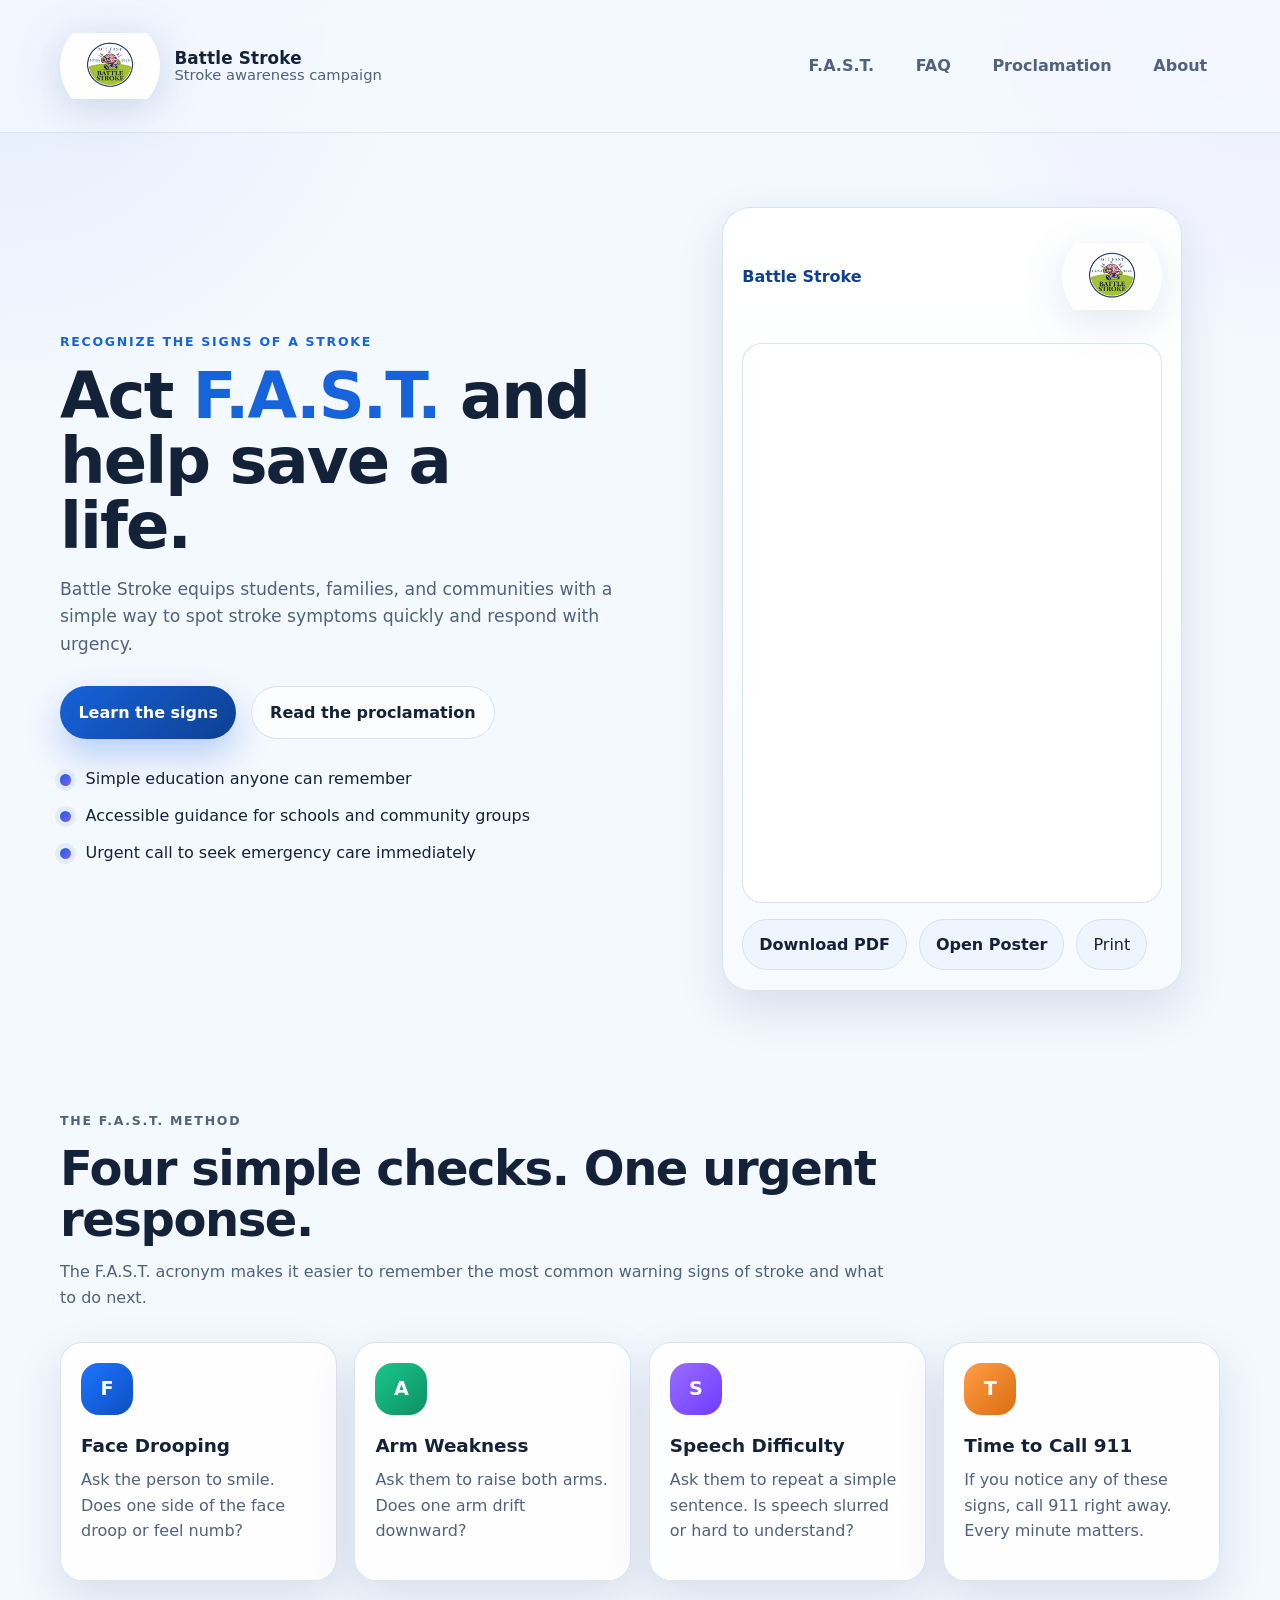
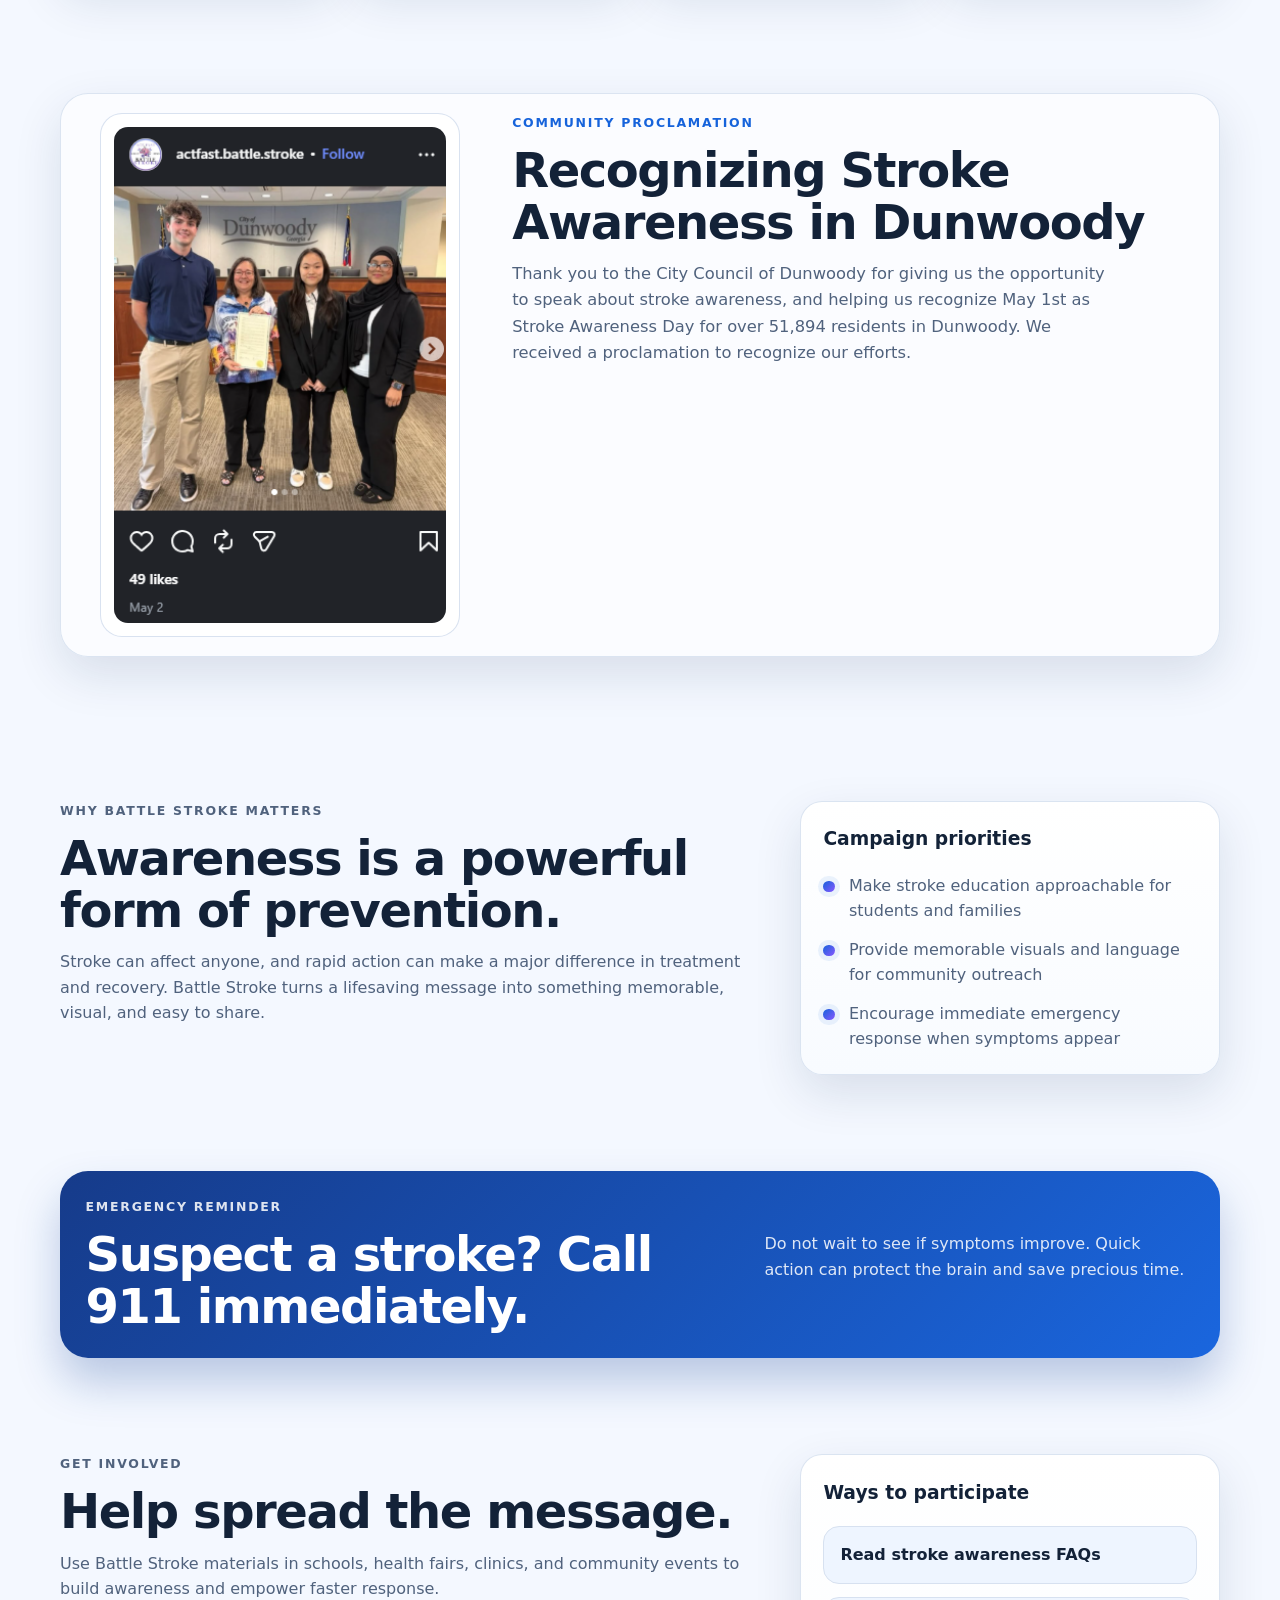
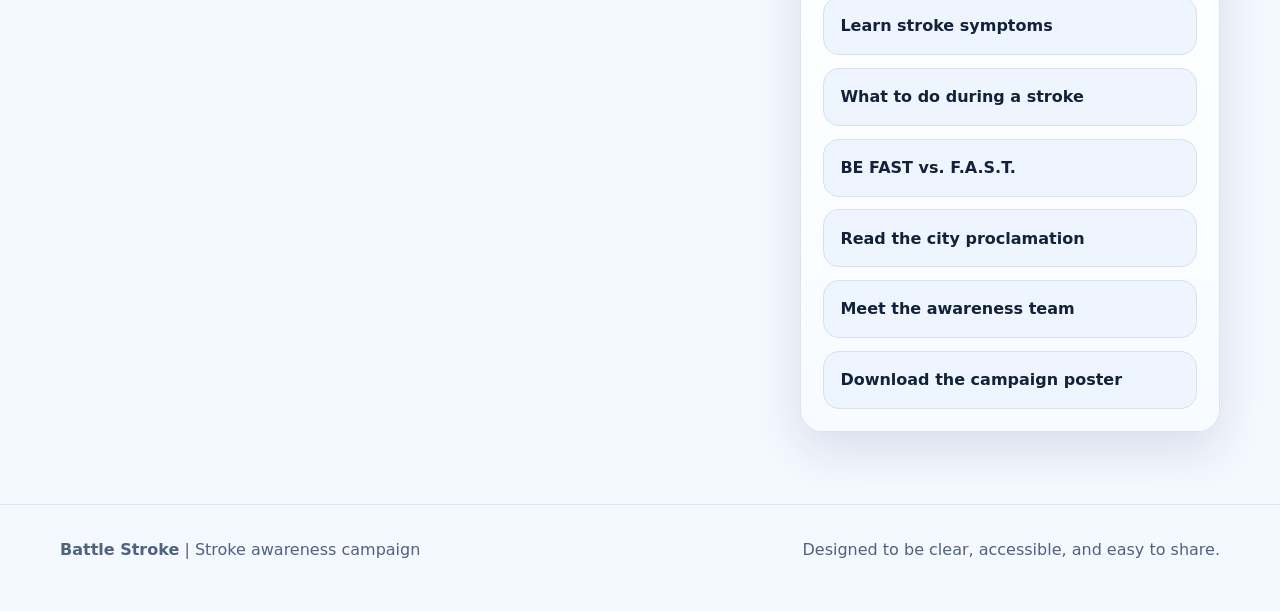
<file: index.html>
<!DOCTYPE html>
<html lang="en">
<head>
  <meta charset="UTF-8">
  <meta name="viewport" content="width=device-width, initial-scale=1.0">
  <title>Battle Stroke | Recognize the Signs. Act F.A.S.T.</title>
  <meta name="description" content="Battle Stroke is a stroke awareness campaign that helps communities recognize warning signs quickly and respond with confidence.">
  <link rel="canonical" href="https://battlestroke.com/">
  <meta property="og:type" content="website">
  <meta property="og:title" content="Battle Stroke | Recognize the Signs. Act F.A.S.T.">
  <meta property="og:description" content="Battle Stroke is a stroke awareness campaign that helps communities recognize warning signs quickly and respond with confidence.">
  <meta property="og:url" content="https://battlestroke.com/">
  <meta property="og:image" content="https://battlestroke.com/assets/campaign-logo.png">
  <meta name="twitter:card" content="summary_large_image">
  <meta name="twitter:title" content="Battle Stroke | Recognize the Signs. Act F.A.S.T.">
  <meta name="twitter:description" content="Battle Stroke is a stroke awareness campaign that helps communities recognize warning signs quickly and respond with confidence.">
  <meta name="twitter:image" content="https://battlestroke.com/assets/campaign-logo.png">
  <script async src="https://www.googletagmanager.com/gtag/js?id=G-E5SS8BYB4N"></script>
  <script>
    window.dataLayer = window.dataLayer || [];
    function gtag(){dataLayer.push(arguments);}
    gtag('js', new Date());
    gtag('config', 'G-E5SS8BYB4N');
  </script>
  <script type="application/ld+json">
    {
      "@context": "https://schema.org",
      "@type": "Organization",
      "@id": "https://battlestroke.com/#organization",
      "name": "Battle Stroke",
      "description": "Battle Stroke is a stroke awareness campaign focused on prevention, recognition, and urgent response using the F.A.S.T. method.",
      "url": "https://battlestroke.com/",
      "logo": "https://battlestroke.com/assets/campaign-logo.png"
    }
  </script>
  <link rel="stylesheet" href="home.css?v=20260529a">
</head>
<body>
  <a class="skip-link" href="#main">Skip to content</a>

  <header class="site-header">
    <div class="container header-inner">
      <a href="index.html" class="brand" aria-label="Battle Stroke home">
        <span class="brand-mark">
          <img src="assets/campaign-logo.png" alt="Battle Stroke campaign logo">
        </span>
        <span class="brand-text">
          <strong>Battle Stroke</strong>
          <span>Stroke awareness campaign</span>
        </span>
      </a>

      <nav class="site-nav" aria-label="Primary">
        <a href="#fast">F.A.S.T.</a>
        <a href="faq.html">FAQ</a>
        <a href="proclamation.html">Proclamation</a>
        <a href="about.html">About</a>
      </nav>
    </div>
  </header>

  <main id="main">
    <section class="hero">
      <div class="container hero-grid">
        <div class="hero-copy">
          <p class="eyebrow">Recognize the signs of a stroke</p>
          <h1>Act <span>F.A.S.T.</span> and help save a life.</h1>
          <p class="lede">
            Battle Stroke equips students, families, and communities with a simple way to spot stroke symptoms quickly
            and respond with urgency.
          </p>

          <div class="hero-actions">
            <a class="button button-primary" href="#fast">Learn the signs</a>
            <a class="button button-secondary" href="proclamation.html">Read the proclamation</a>
          </div>

          <ul class="hero-points" aria-label="Key campaign goals">
            <li>Simple education anyone can remember</li>
            <li>Accessible guidance for schools and community groups</li>
            <li>Urgent call to seek emergency care immediately</li>
          </ul>
        </div>

        <aside class="hero-card" aria-label="Campaign poster preview">
          <div class="poster">
            <div class="poster-top">
              <p class="poster-label">Battle Stroke</p>
              <img class="poster-logo" src="assets/campaign-logo.png" alt="Battle Stroke campaign logo">
            </div>

            <div class="poster-preview-frame">
              <object data="assets/FINAL_FAST_POSTER_smaller_logo.pdf" type="application/pdf" aria-label="Battle Stroke poster PDF preview">
                <p>
                  Poster preview unavailable.
                  <a href="assets/FINAL_FAST_POSTER_smaller_logo.pdf">Download the campaign poster PDF</a>.
                </p>
              </object>
            </div>

            <div class="poster-actions" aria-label="Poster actions">
              <a class="poster-action" href="assets/FINAL_FAST_POSTER_smaller_logo.pdf" download>Download PDF</a>
              <a class="poster-action" href="assets/FINAL_FAST_POSTER_smaller_logo.pdf" target="_blank" rel="noopener noreferrer">Open Poster</a>
              <button class="poster-action poster-action-button" type="button" onclick="window.print()">Print</button>
            </div>
          </div>
        </aside>
      </div>
    </section>

    <section id="fast" class="fast-section">
      <div class="container">
        <div class="section-heading">
          <p class="eyebrow">The F.A.S.T. method</p>
          <h2>Four simple checks. One urgent response.</h2>
          <p>
            The F.A.S.T. acronym makes it easier to remember the most common warning signs of stroke and what to do next.
          </p>
        </div>

        <div class="fast-grid">
          <article class="fast-card fast-face">
            <div class="fast-letter" aria-hidden="true">F</div>
            <h3>Face Drooping</h3>
            <p>Ask the person to smile. Does one side of the face droop or feel numb?</p>
          </article>

          <article class="fast-card fast-arms">
            <div class="fast-letter" aria-hidden="true">A</div>
            <h3>Arm Weakness</h3>
            <p>Ask them to raise both arms. Does one arm drift downward?</p>
          </article>

          <article class="fast-card fast-speech">
            <div class="fast-letter" aria-hidden="true">S</div>
            <h3>Speech Difficulty</h3>
            <p>Ask them to repeat a simple sentence. Is speech slurred or hard to understand?</p>
          </article>

          <article class="fast-card fast-time">
            <div class="fast-letter" aria-hidden="true">T</div>
            <h3>Time to Call 911</h3>
            <p>If you notice any of these signs, call 911 right away. Every minute matters.</p>
          </article>
        </div>
      </div>
    </section>

    <section id="community-proclamation" class="proclamation-feature" aria-labelledby="dunwoody-proclamation-title">
      <div class="container proclamation-feature-grid">
        <figure class="proclamation-photo-card">
          <a
            class="proclamation-post-link"
            href="https://www.instagram.com/p/DX2EY1akdfl/?utm_source=ig_web_copy_link"
            target="_blank"
            rel="noopener noreferrer"
          >
            <img
              src="assets/battle-mayor-9-16.png"
              alt="ACT FAST Battle Stroke Instagram announcement showing the Stroke Awareness Day proclamation in Dunwoody with Mayor Lynn Deutsch"
            >
          </a>
        </figure>

        <div class="proclamation-copy">
          <p class="eyebrow">Community Proclamation</p>
          <h2 id="dunwoody-proclamation-title">Recognizing Stroke Awareness in Dunwoody</h2>
          <p>
            Thank you to the City Council of Dunwoody for giving us the opportunity to speak about stroke awareness,
            and helping us recognize May 1st as Stroke Awareness Day for over 51,894 residents in Dunwoody. We received
            a proclamation to recognize our efforts.
          </p>
        </div>
      </div>
    </section>

    <section id="mission" class="mission-section">
      <div class="container mission-grid">
        <div>
          <p class="eyebrow">Why Battle Stroke matters</p>
          <h2>Awareness is a powerful form of prevention.</h2>
          <p>
            Stroke can affect anyone, and rapid action can make a major difference in treatment and recovery.
            Battle Stroke turns a lifesaving message into something memorable, visual, and easy to share.
          </p>
        </div>

        <div class="mission-panel">
          <h3>Campaign priorities</h3>
          <ul class="check-list">
            <li>Make stroke education approachable for students and families</li>
            <li>Provide memorable visuals and language for community outreach</li>
            <li>Encourage immediate emergency response when symptoms appear</li>
          </ul>
        </div>
      </div>
    </section>

    <section class="cta-strip" aria-labelledby="cta-title">
      <div class="container cta-strip-inner">
        <div>
          <p class="eyebrow">Emergency reminder</p>
          <h2 id="cta-title">Suspect a stroke? Call 911 immediately.</h2>
        </div>
        <p>
          Do not wait to see if symptoms improve. Quick action can protect the brain and save precious time.
        </p>
      </div>
    </section>

    <section id="take-action" class="action-section">
      <div class="container action-grid">
        <div class="action-copy">
          <p class="eyebrow">Get involved</p>
          <h2>Help spread the message.</h2>
          <p>
            Use Battle Stroke materials in schools, health fairs, clinics, and community events to build awareness and
            empower faster response.
          </p>
        </div>

        <div class="action-panel">
          <h3>Ways to participate</h3>
          <div class="action-links">
            <a href="faq.html" class="action-link">Read stroke awareness FAQs</a>
            <a href="stroke-symptoms.html" class="action-link">Learn stroke symptoms</a>
            <a href="what-to-do-during-a-stroke.html" class="action-link">What to do during a stroke</a>
            <a href="be-fast-vs-fast.html" class="action-link">BE FAST vs. F.A.S.T.</a>
            <a href="proclamation.html" class="action-link">Read the city proclamation</a>
            <a href="about.html" class="action-link">Meet the awareness team</a>
            <a href="assets/FINAL_FAST_POSTER_smaller_logo.pdf" class="action-link">Download the campaign poster</a>
          </div>
        </div>
      </div>
    </section>
  </main>

  <footer class="site-footer">
    <div class="container footer-inner">
      <p><strong>Battle Stroke</strong> | Stroke awareness campaign</p>
      <p>Designed to be clear, accessible, and easy to share.</p>
    </div>
  </footer>
</body>
</html>
</file>
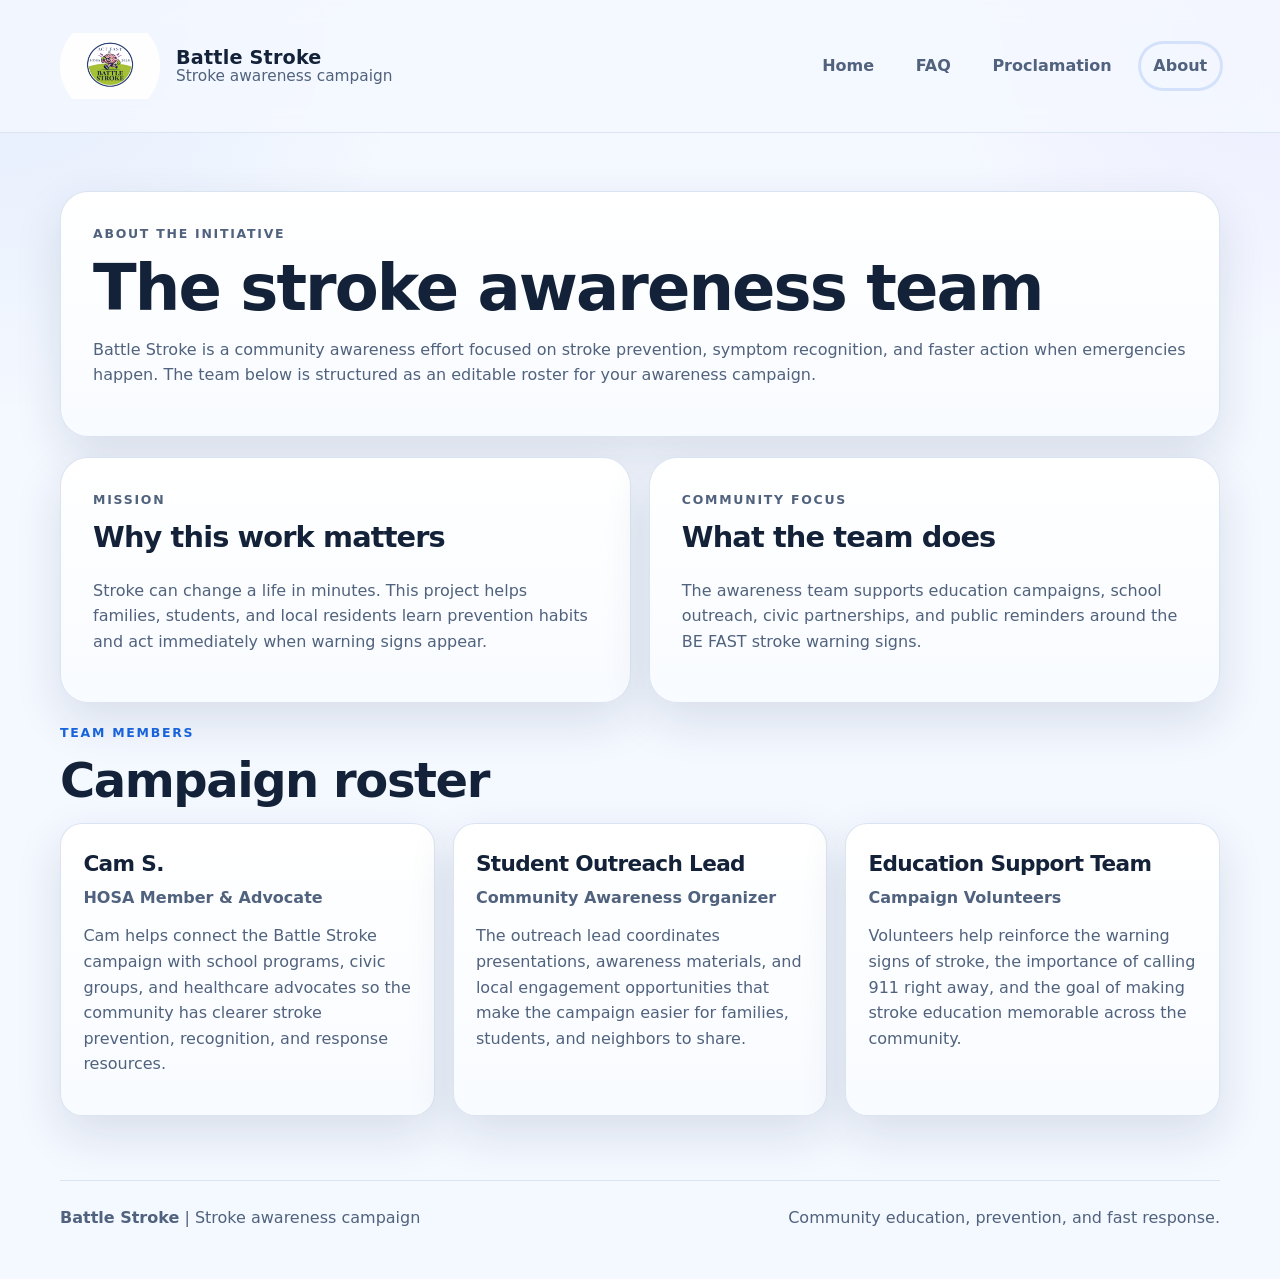
<file: about.html>
<!DOCTYPE html>
<html lang="en">
<head>
  <meta charset="UTF-8">
  <meta name="viewport" content="width=device-width, initial-scale=1.0">
  <title>About Battle Stroke | Community Stroke Awareness Team</title>
  <meta name="description" content="Learn about the Battle Stroke awareness team, its community mission, and the student-led outreach behind the campaign.">
  <link rel="canonical" href="https://battlestroke.com/about.html">
  <meta property="og:type" content="article">
  <meta property="og:title" content="About Battle Stroke | Community Stroke Awareness Team">
  <meta property="og:description" content="Learn about the Battle Stroke awareness team, its community mission, and the student-led outreach behind the campaign.">
  <meta property="og:url" content="https://battlestroke.com/about.html">
  <meta property="og:image" content="https://battlestroke.com/assets/campaign-logo.png">
  <meta name="twitter:card" content="summary_large_image">
  <meta name="twitter:title" content="About Battle Stroke | Community Stroke Awareness Team">
  <meta name="twitter:description" content="Learn about the Battle Stroke awareness team, its community mission, and the student-led outreach behind the campaign.">
  <meta name="twitter:image" content="https://battlestroke.com/assets/campaign-logo.png">
  <script async src="https://www.googletagmanager.com/gtag/js?id=G-E5SS8BYB4N"></script>
  <script>
    window.dataLayer = window.dataLayer || [];
    function gtag(){dataLayer.push(arguments);}
    gtag('js', new Date());
    gtag('config', 'G-E5SS8BYB4N');
  </script>
  <script type="application/ld+json">
    {
      "@context": "https://schema.org",
      "@type": "AboutPage",
      "@id": "https://battlestroke.com/about.html#webpage",
      "url": "https://battlestroke.com/about.html",
      "name": "About Battle Stroke",
      "description": "Information about the Battle Stroke awareness team and its community outreach mission."
    }
  </script>
  <link rel="stylesheet" href="pages.css?v=20260326a">
</head>
<body>
  <header class="site-header">
    <div class="container header-inner">
      <a class="brand" href="index.html" aria-label="Battle Stroke home">
        <span class="brand-mark">
          <img src="assets/campaign-logo.png" alt="Battle Stroke campaign logo">
        </span>
        <span class="brand-text">
          <strong>Battle Stroke</strong>
          <span>Stroke awareness campaign</span>
        </span>
      </a>
      <nav class="site-nav" aria-label="Primary">
        <a href="index.html">Home</a>
        <a href="faq.html">FAQ</a>
        <a href="proclamation.html">Proclamation</a>
        <a class="active" href="about.html">About</a>
      </nav>
    </div>
  </header>

  <main class="container content-page">
      <section class="page-intro">
        <p class="eyebrow">About the Initiative</p>
        <h1>The stroke awareness team</h1>
        <p>
          Battle Stroke is a community awareness effort focused on stroke prevention, symptom
          recognition, and faster action when emergencies happen. The team below is structured as an
          editable roster for your awareness campaign.
        </p>
      </section>

      <section class="mission-grid">
        <article class="document-card mission-card">
          <p class="document-kicker">Mission</p>
          <h2>Why this work matters</h2>
          <p>
            Stroke can change a life in minutes. This project helps families, students, and local
            residents learn prevention habits and act immediately when warning signs appear.
          </p>
        </article>

        <article class="document-card mission-card">
          <p class="document-kicker">Community Focus</p>
          <h2>What the team does</h2>
          <p>
            The awareness team supports education campaigns, school outreach, civic partnerships,
            and public reminders around the BE FAST stroke warning signs.
          </p>
        </article>
      </section>

      <section class="team-section">
        <div class="section-heading">
          <p class="eyebrow">Team Members</p>
          <h2>Campaign roster</h2>
        </div>

        <div class="team-grid">
          <article class="team-card">
            <h3>Cam S.</h3>
            <p class="team-role">HOSA Member &amp; Advocate</p>
            <p>
              Cam helps connect the Battle Stroke campaign with school programs, civic groups, and healthcare advocates so
              the community has clearer stroke prevention, recognition, and response resources.
            </p>
          </article>

          <article class="team-card">
            <h3>Student Outreach Lead</h3>
            <p class="team-role">Community Awareness Organizer</p>
            <p>
              The outreach lead coordinates presentations, awareness materials, and local engagement opportunities that make
              the campaign easier for families, students, and neighbors to share.
            </p>
          </article>

          <article class="team-card">
            <h3>Education Support Team</h3>
            <p class="team-role">Campaign Volunteers</p>
            <p>
              Volunteers help reinforce the warning signs of stroke, the importance of calling 911 right away, and the goal
              of making stroke education memorable across the community.
            </p>
          </article>
        </div>
      </section>
  </main>

  <footer class="site-footer">
    <div class="container footer-inner">
      <p><strong>Battle Stroke</strong> | Stroke awareness campaign</p>
      <p>Community education, prevention, and fast response.</p>
    </div>
  </footer>
</body>
</html>
</file>
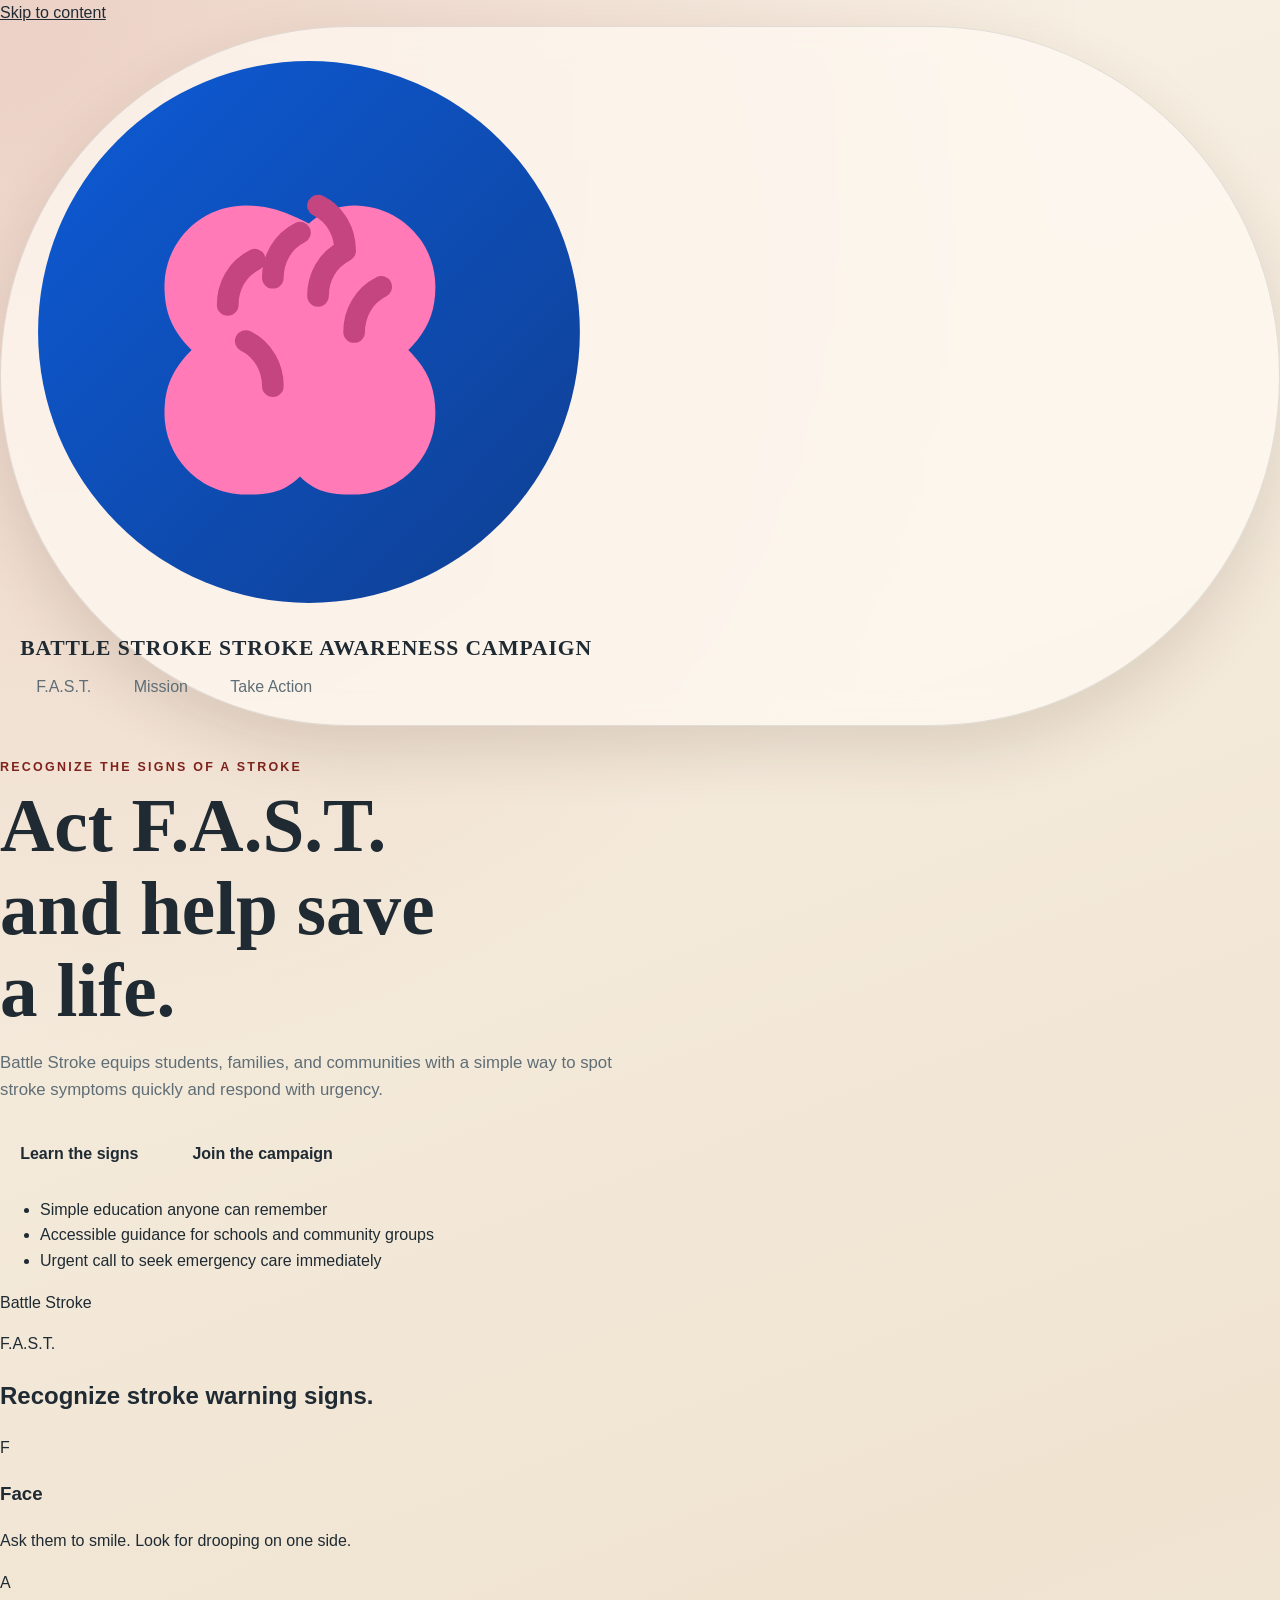
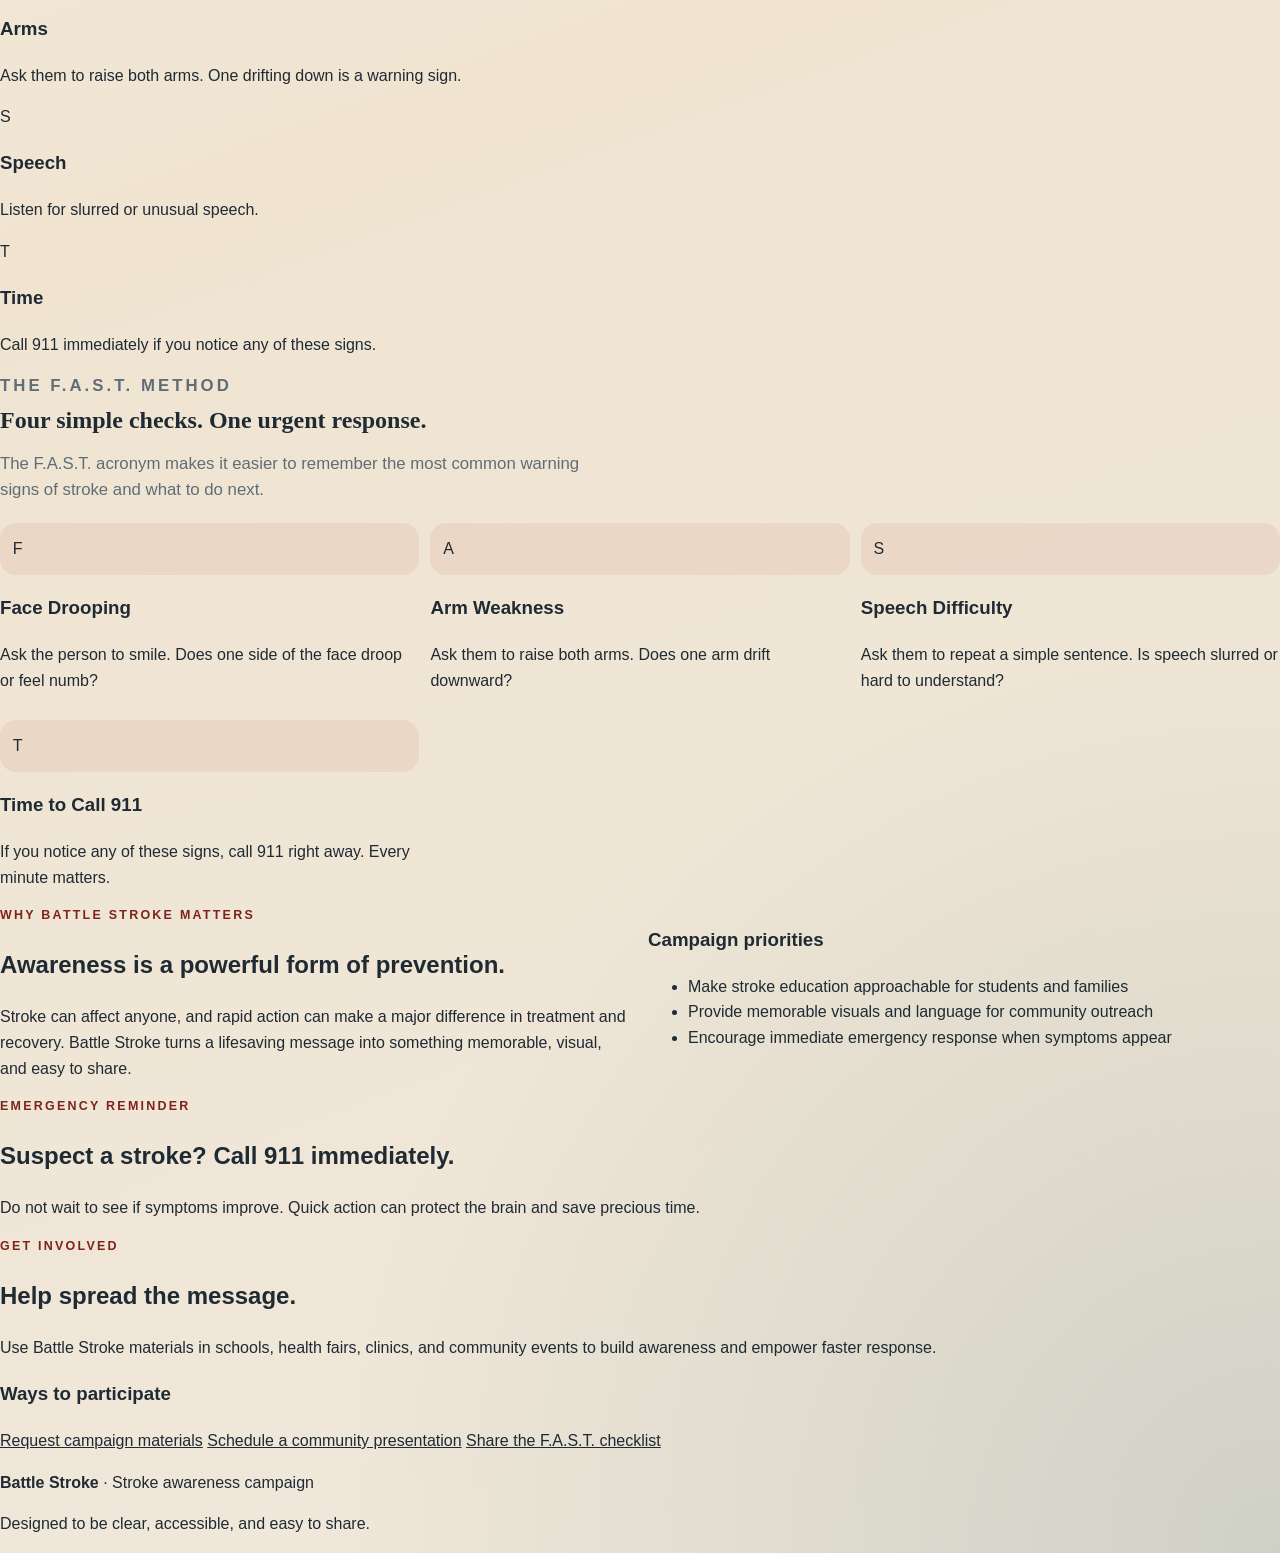
<file: battle-stroke-homepage-source.html>
<!DOCTYPE html>
<html lang="en">
<head>
  <meta charset="UTF-8" />
  <meta name="viewport" content="width=device-width, initial-scale=1.0" />
  <title>Battle Stroke | Recognize the Signs. Act F.A.S.T.</title>
  <meta name="description" content="Battle Stroke is a stroke awareness campaign that helps communities recognize warning signs quickly and respond with confidence." />
  <meta name="robots" content="noindex, nofollow" />
  <link rel="stylesheet" href="styles.css" />
</head>
<body>
  <a class="skip-link" href="#main">Skip to content</a>

  <header class="site-header">
    <div class="container header-inner">
      <a href="#" class="brand" aria-label="Battle Stroke home">
        <span class="brand-mark" aria-hidden="true">
          <svg viewBox="0 0 64 64" role="img" aria-hidden="true">
            <defs>
              <linearGradient id="brainBg" x1="0%" y1="0%" x2="100%" y2="100%">
                <stop offset="0%" stop-color="#0d5bd7"/>
                <stop offset="100%" stop-color="#0f3f92"/>
              </linearGradient>
            </defs>
            <circle cx="32" cy="32" r="30" fill="url(#brainBg)" />
            <path d="M25 18c-5 0-9 4-9 9 0 3 1 5 3 7-2 2-3 4-3 7 0 5 4 9 9 9 2 0 4 0 6-2 2 2 4 2 6 2 5 0 9-4 9-9 0-3-1-5-3-7 2-2 3-4 3-7 0-5-4-9-9-9-2 0-4 1-5 2-2-1-4-2-7-2z" fill="#ff7ab6"/>
            <path d="M26 24c-2 1-3 3-3 5m8-8c-2 1-3 3-3 5m8-3c-2 1-3 3-3 5m7-1c-2 1-3 3-3 5m-12 1c2 1 3 3 3 5m5-20c2 1 3 3 3 5" stroke="#c54580" stroke-linecap="round" stroke-width="2.4" fill="none"/>
          </svg>
        </span>
        <span class="brand-text">
          <strong>Battle Stroke</strong>
          <span>Stroke awareness campaign</span>
        </span>
      </a>

      <nav class="site-nav" aria-label="Primary">
        <a href="#fast">F.A.S.T.</a>
        <a href="#mission">Mission</a>
        <a href="#take-action">Take Action</a>
      </nav>
    </div>
  </header>

  <main id="main">
    <section class="hero">
      <div class="container hero-grid">
        <div class="hero-copy">
          <p class="eyebrow">Recognize the signs of a stroke</p>
          <h1>Act <span>F.A.S.T.</span> and help save a life.</h1>
          <p class="lede">
            Battle Stroke equips students, families, and communities with a simple way to spot stroke symptoms quickly
            and respond with urgency.
          </p>

          <div class="hero-actions">
            <a class="button button-primary" href="#fast">Learn the signs</a>
            <a class="button button-secondary" href="#take-action">Join the campaign</a>
          </div>

          <ul class="hero-points" aria-label="Key campaign goals">
            <li>Simple education anyone can remember</li>
            <li>Accessible guidance for schools and community groups</li>
            <li>Urgent call to seek emergency care immediately</li>
          </ul>
        </div>

        <aside class="hero-card" aria-label="FAST summary">
          <div class="poster">
            <div class="poster-top">
              <p class="poster-label">Battle Stroke</p>
              <div class="poster-badge" aria-hidden="true">F.A.S.T.</div>
            </div>

            <h2>Recognize stroke warning signs.</h2>

            <div class="poster-list">
              <article class="mini-card face">
                <div class="mini-icon" aria-hidden="true">F</div>
                <div>
                  <h3>Face</h3>
                  <p>Ask them to smile. Look for drooping on one side.</p>
                </div>
              </article>

              <article class="mini-card arms">
                <div class="mini-icon" aria-hidden="true">A</div>
                <div>
                  <h3>Arms</h3>
                  <p>Ask them to raise both arms. One drifting down is a warning sign.</p>
                </div>
              </article>

              <article class="mini-card speech">
                <div class="mini-icon" aria-hidden="true">S</div>
                <div>
                  <h3>Speech</h3>
                  <p>Listen for slurred or unusual speech.</p>
                </div>
              </article>

              <article class="mini-card time">
                <div class="mini-icon" aria-hidden="true">T</div>
                <div>
                  <h3>Time</h3>
                  <p>Call 911 immediately if you notice any of these signs.</p>
                </div>
              </article>
            </div>
          </div>
        </aside>
      </div>
    </section>

    <section id="fast" class="fast-section">
      <div class="container">
        <div class="section-heading">
          <p class="eyebrow">The F.A.S.T. method</p>
          <h2>Four simple checks. One urgent response.</h2>
          <p>
            The F.A.S.T. acronym makes it easier to remember the most common warning signs of stroke and what to do next.
          </p>
        </div>

        <div class="fast-grid">
          <article class="fast-card fast-face">
            <div class="fast-letter" aria-hidden="true">F</div>
            <h3>Face Drooping</h3>
            <p>Ask the person to smile. Does one side of the face droop or feel numb?</p>
          </article>

          <article class="fast-card fast-arms">
            <div class="fast-letter" aria-hidden="true">A</div>
            <h3>Arm Weakness</h3>
            <p>Ask them to raise both arms. Does one arm drift downward?</p>
          </article>

          <article class="fast-card fast-speech">
            <div class="fast-letter" aria-hidden="true">S</div>
            <h3>Speech Difficulty</h3>
            <p>Ask them to repeat a simple sentence. Is speech slurred or hard to understand?</p>
          </article>

          <article class="fast-card fast-time">
            <div class="fast-letter" aria-hidden="true">T</div>
            <h3>Time to Call 911</h3>
            <p>If you notice any of these signs, call 911 right away. Every minute matters.</p>
          </article>
        </div>
      </div>
    </section>

    <section id="mission" class="mission-section">
      <div class="container mission-grid">
        <div>
          <p class="eyebrow">Why Battle Stroke matters</p>
          <h2>Awareness is a powerful form of prevention.</h2>
          <p>
            Stroke can affect anyone, and rapid action can make a major difference in treatment and recovery.
            Battle Stroke turns a lifesaving message into something memorable, visual, and easy to share.
          </p>
        </div>

        <div class="mission-panel">
          <h3>Campaign priorities</h3>
          <ul class="check-list">
            <li>Make stroke education approachable for students and families</li>
            <li>Provide memorable visuals and language for community outreach</li>
            <li>Encourage immediate emergency response when symptoms appear</li>
          </ul>
        </div>
      </div>
    </section>

    <section class="cta-strip" aria-labelledby="cta-title">
      <div class="container cta-strip-inner">
        <div>
          <p class="eyebrow">Emergency reminder</p>
          <h2 id="cta-title">Suspect a stroke? Call 911 immediately.</h2>
        </div>
        <p>
          Do not wait to see if symptoms improve. Quick action can protect the brain and save precious time.
        </p>
      </div>
    </section>

    <section id="take-action" class="action-section">
      <div class="container action-grid">
        <div class="action-copy">
          <p class="eyebrow">Get involved</p>
          <h2>Help spread the message.</h2>
          <p>
            Use Battle Stroke materials in schools, health fairs, clinics, and community events to build awareness and
            empower faster response.
          </p>
        </div>

        <div class="action-panel">
          <h3>Ways to participate</h3>
          <div class="action-links">
            <a href="#" class="action-link">Request campaign materials</a>
            <a href="#" class="action-link">Schedule a community presentation</a>
            <a href="#" class="action-link">Share the F.A.S.T. checklist</a>
          </div>
        </div>
      </div>
    </section>
  </main>

  <footer class="site-footer">
    <div class="container footer-inner">
      <p><strong>Battle Stroke</strong> · Stroke awareness campaign</p>
      <p>Designed to be clear, accessible, and easy to share.</p>
    </div>
  </footer>
</body>
</html>
</file>
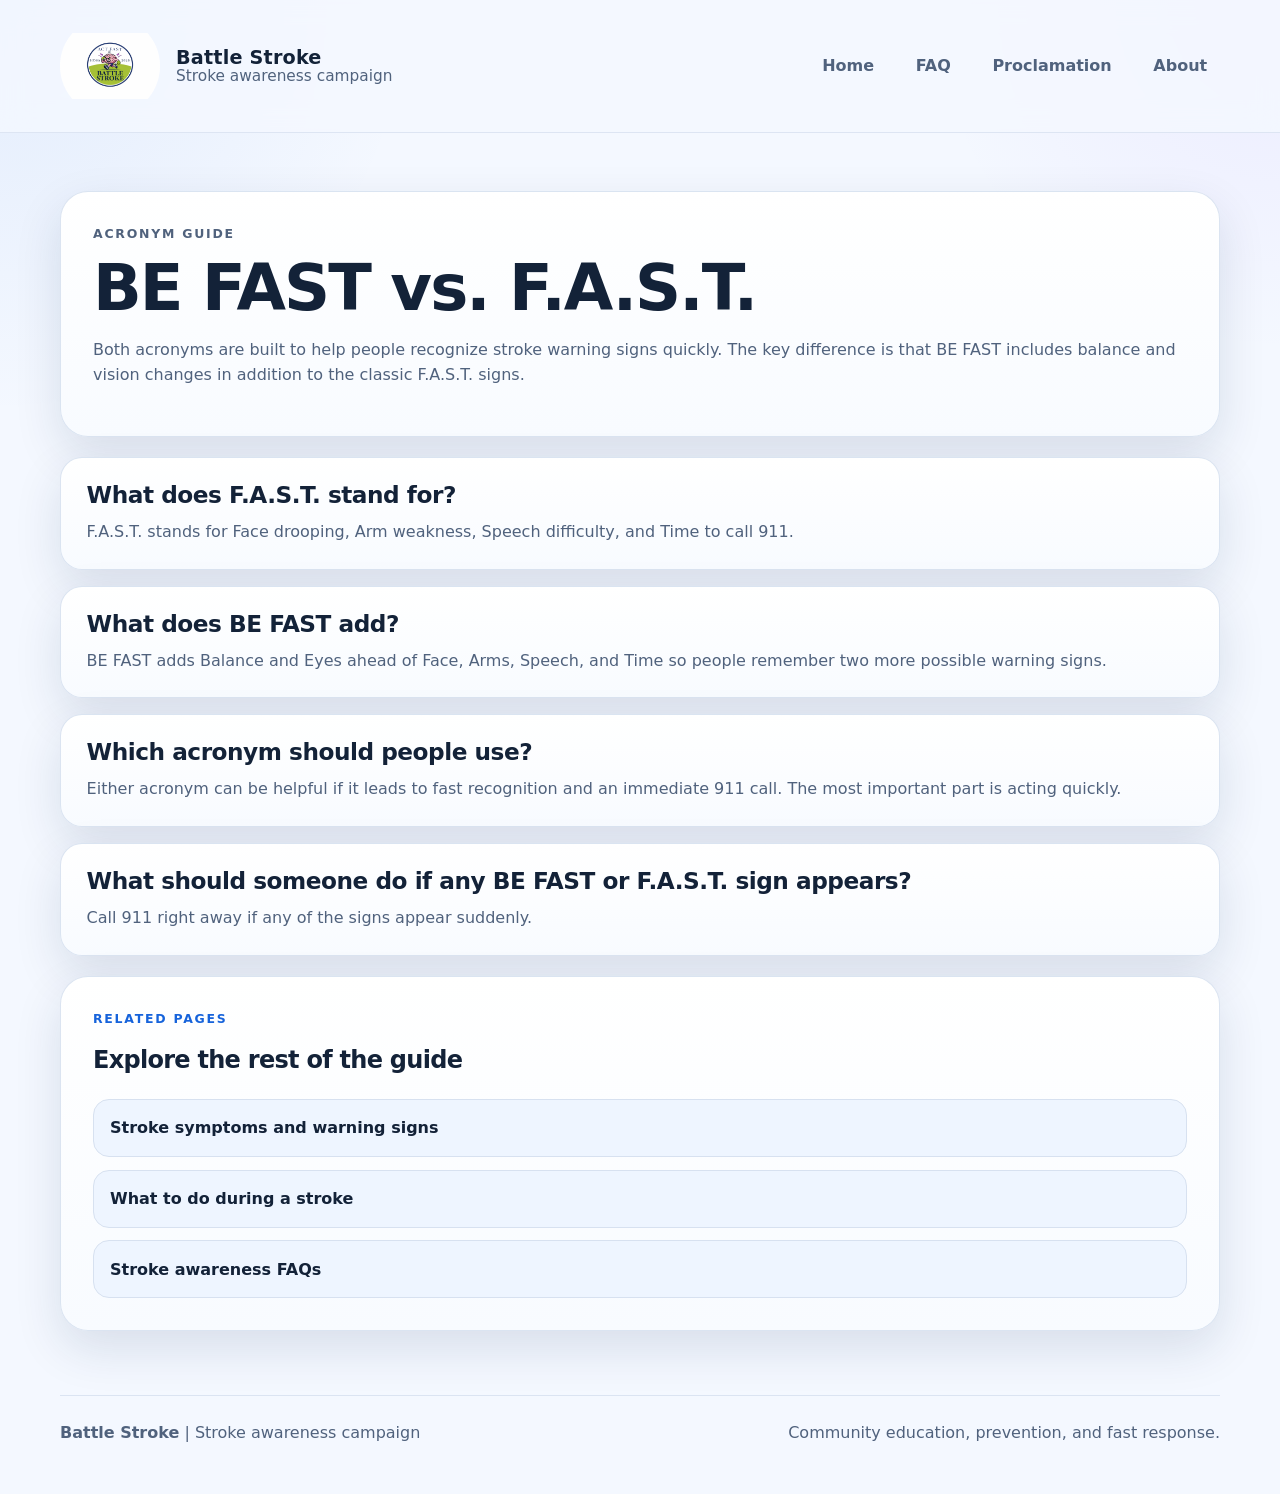
<file: be-fast-vs-fast.html>
<!DOCTYPE html>
<html lang="en">
<head>
  <meta charset="UTF-8">
  <meta name="viewport" content="width=device-width, initial-scale=1.0">
  <title>BE FAST vs. F.A.S.T. | Stroke Acronym Guide</title>
  <meta name="description" content="Compare BE FAST and F.A.S.T. so visitors can understand both stroke acronyms and the urgent need to call 911 when symptoms appear.">
  <link rel="canonical" href="https://battlestroke.com/be-fast-vs-fast.html">
  <meta property="og:type" content="article">
  <meta property="og:title" content="BE FAST vs. F.A.S.T. | Stroke Acronym Guide">
  <meta property="og:description" content="Compare BE FAST and F.A.S.T. so visitors can understand both stroke acronyms and the urgent need to call 911 when symptoms appear.">
  <meta property="og:url" content="https://battlestroke.com/be-fast-vs-fast.html">
  <meta property="og:image" content="https://battlestroke.com/assets/campaign-logo.png">
  <meta name="twitter:card" content="summary_large_image">
  <meta name="twitter:title" content="BE FAST vs. F.A.S.T. | Stroke Acronym Guide">
  <meta name="twitter:description" content="Compare BE FAST and F.A.S.T. so visitors can understand both stroke acronyms and the urgent need to call 911 when symptoms appear.">
  <meta name="twitter:image" content="https://battlestroke.com/assets/campaign-logo.png">
  <script async src="https://www.googletagmanager.com/gtag/js?id=G-E5SS8BYB4N"></script>
  <script>
    window.dataLayer = window.dataLayer || [];
    function gtag(){dataLayer.push(arguments);}
    gtag('js', new Date());
    gtag('config', 'G-E5SS8BYB4N');
  </script>
  <script type="application/ld+json">
    {
      "@context": "https://schema.org",
      "@type": "FAQPage",
      "@id": "https://battlestroke.com/be-fast-vs-fast.html#faq",
      "url": "https://battlestroke.com/be-fast-vs-fast.html",
      "mainEntity": [
        {
          "@type": "Question",
          "name": "What does F.A.S.T. stand for?",
          "acceptedAnswer": {
            "@type": "Answer",
            "text": "F.A.S.T. stands for Face drooping, Arm weakness, Speech difficulty, and Time to call 911."
          }
        },
        {
          "@type": "Question",
          "name": "What does BE FAST add?",
          "acceptedAnswer": {
            "@type": "Answer",
            "text": "BE FAST adds Balance and Eyes ahead of Face, Arms, Speech, and Time so people remember two more possible warning signs."
          }
        },
        {
          "@type": "Question",
          "name": "Which acronym should people use?",
          "acceptedAnswer": {
            "@type": "Answer",
            "text": "Either acronym can be helpful if it leads to fast recognition and an immediate 911 call. The most important part is acting quickly."
          }
        },
        {
          "@type": "Question",
          "name": "What should someone do if any BE FAST or F.A.S.T. sign appears?",
          "acceptedAnswer": {
            "@type": "Answer",
            "text": "Call 911 right away if any of the signs appear suddenly."
          }
        }
      ]
    }
  </script>
  <link rel="stylesheet" href="pages.css?v=20260404a">
</head>
<body>
  <header class="site-header">
    <div class="container header-inner">
      <a class="brand" href="index.html" aria-label="Battle Stroke home">
        <span class="brand-mark">
          <img src="assets/campaign-logo.png" alt="Battle Stroke campaign logo">
        </span>
        <span class="brand-text">
          <strong>Battle Stroke</strong>
          <span>Stroke awareness campaign</span>
        </span>
      </a>
      <nav class="site-nav" aria-label="Primary">
        <a href="index.html">Home</a>
        <a href="faq.html">FAQ</a>
        <a href="proclamation.html">Proclamation</a>
        <a href="about.html">About</a>
      </nav>
    </div>
  </header>

  <main class="container content-page">
    <section class="page-intro">
      <p class="eyebrow">Acronym Guide</p>
      <h1>BE FAST vs. F.A.S.T.</h1>
      <p>
        Both acronyms are built to help people recognize stroke warning signs quickly. The key difference is that BE FAST
        includes balance and vision changes in addition to the classic F.A.S.T. signs.
      </p>
    </section>

    <section class="faq-list" aria-label="Acronym comparison answers">
      <article class="faq-card">
        <h2>What does F.A.S.T. stand for?</h2>
        <p>F.A.S.T. stands for Face drooping, Arm weakness, Speech difficulty, and Time to call 911.</p>
      </article>

      <article class="faq-card">
        <h2>What does BE FAST add?</h2>
        <p>
          BE FAST adds Balance and Eyes ahead of Face, Arms, Speech, and Time so people remember two more possible warning
          signs.
        </p>
      </article>

      <article class="faq-card">
        <h2>Which acronym should people use?</h2>
        <p>
          Either acronym can be helpful if it leads to fast recognition and an immediate 911 call. The most important part
          is acting quickly.
        </p>
      </article>

      <article class="faq-card">
        <h2>What should someone do if any BE FAST or F.A.S.T. sign appears?</h2>
        <p>Call 911 right away if any of the signs appear suddenly.</p>
      </article>
    </section>

    <section class="document-card">
      <p class="document-kicker">Related Pages</p>
      <h2>Explore the rest of the guide</h2>
      <div class="action-links">
        <a href="stroke-symptoms.html" class="action-link">Stroke symptoms and warning signs</a>
        <a href="what-to-do-during-a-stroke.html" class="action-link">What to do during a stroke</a>
        <a href="faq.html" class="action-link">Stroke awareness FAQs</a>
      </div>
    </section>
  </main>

  <footer class="site-footer">
    <div class="container footer-inner">
      <p><strong>Battle Stroke</strong> | Stroke awareness campaign</p>
      <p>Community education, prevention, and fast response.</p>
    </div>
  </footer>
</body>
</html>
</file>
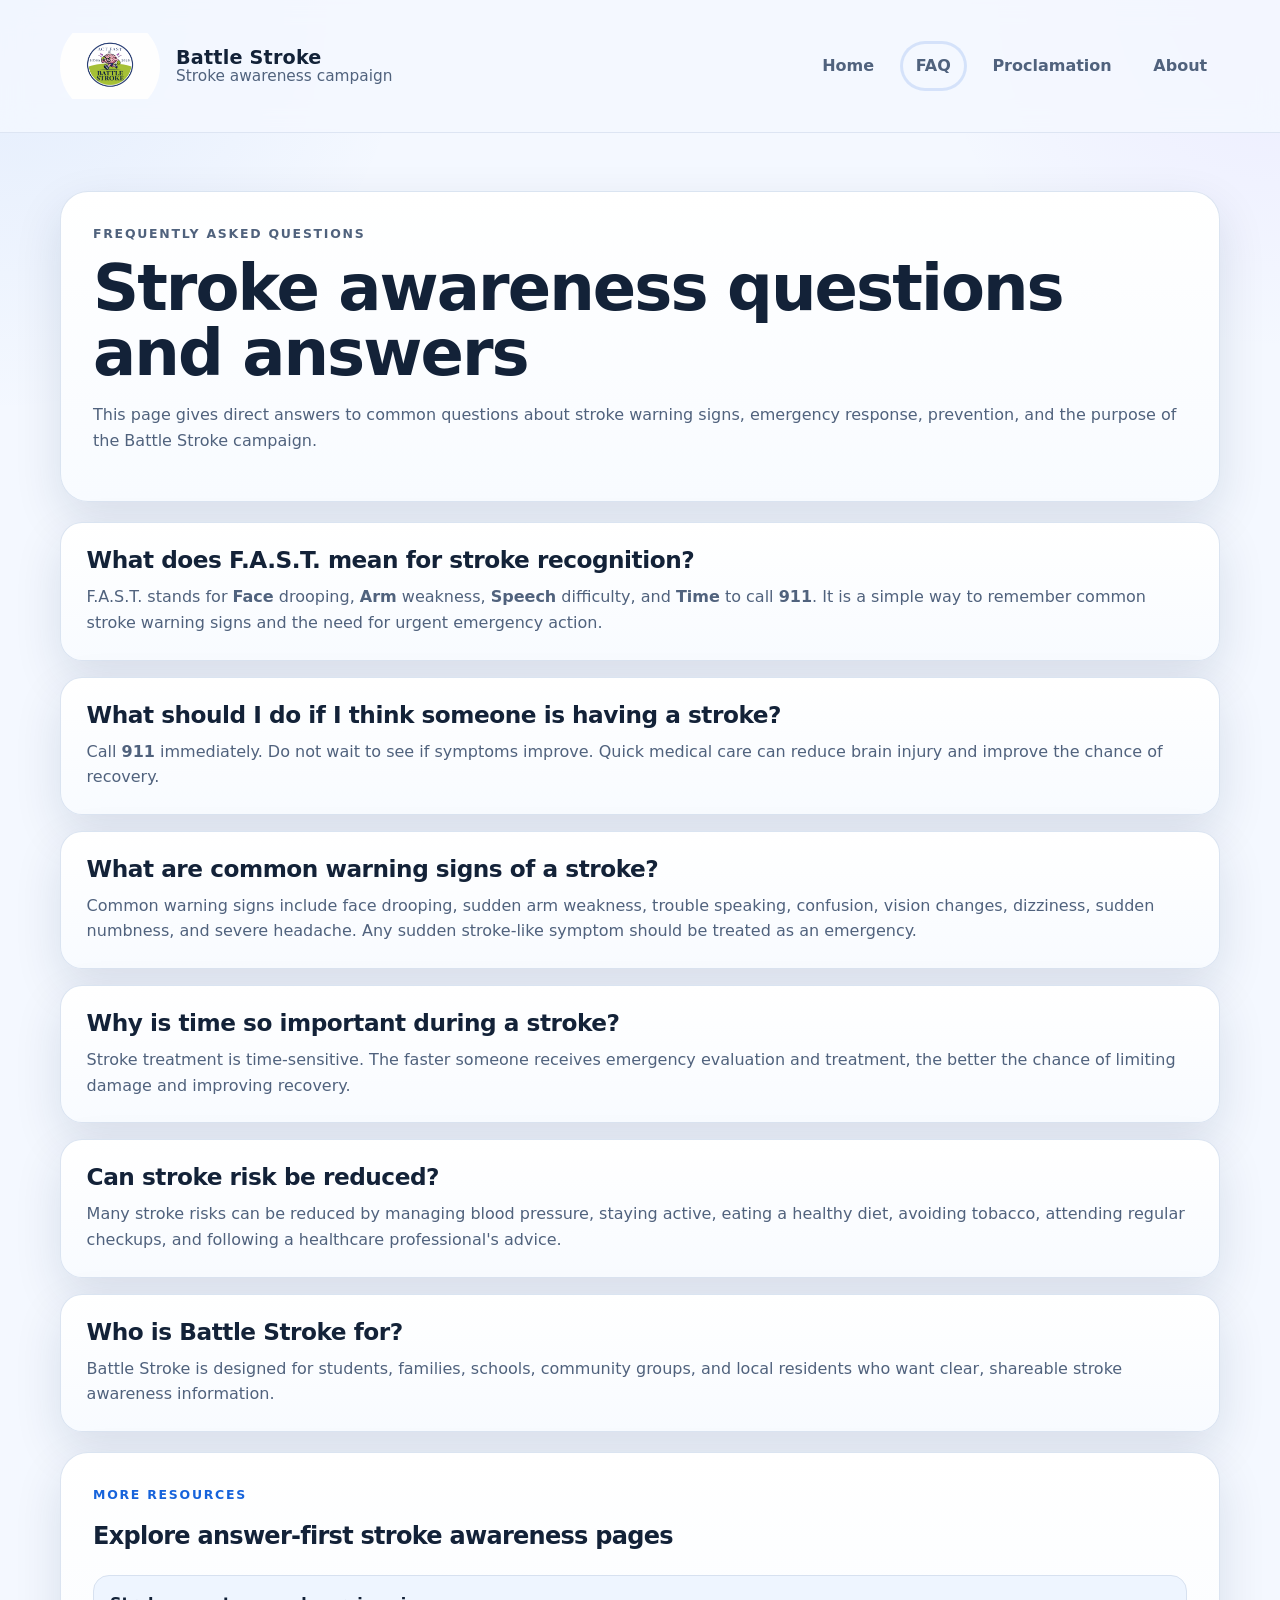
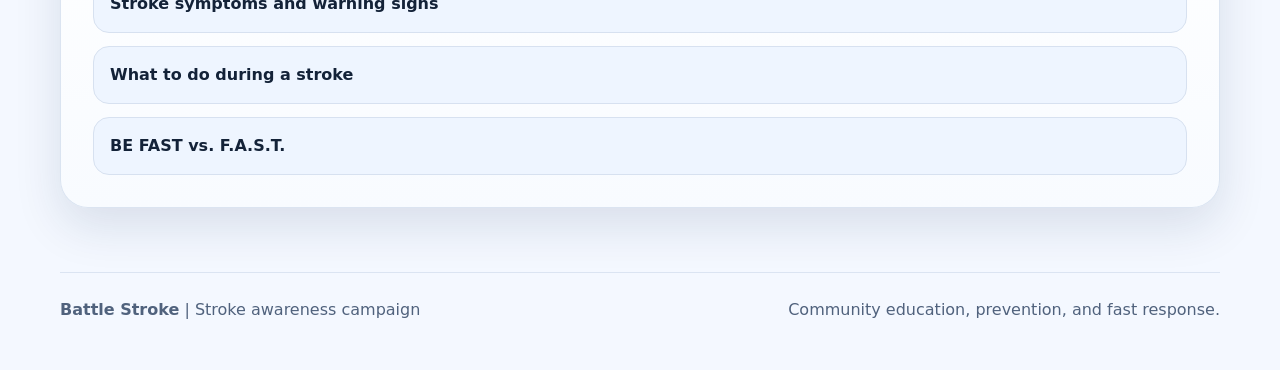
<file: faq.html>
<!DOCTYPE html>
<html lang="en">
<head>
  <meta charset="UTF-8">
  <meta name="viewport" content="width=device-width, initial-scale=1.0">
  <title>Battle Stroke | FAQ</title>
  <meta name="description" content="Frequently asked questions about stroke warning signs, the F.A.S.T. method, prevention, and what to do in an emergency.">
  <link rel="canonical" href="https://battlestroke.com/faq.html">
  <meta property="og:type" content="article">
  <meta property="og:title" content="Battle Stroke | FAQ">
  <meta property="og:description" content="Frequently asked questions about stroke warning signs, the F.A.S.T. method, prevention, and what to do in an emergency.">
  <meta property="og:url" content="https://battlestroke.com/faq.html">
  <meta property="og:image" content="https://battlestroke.com/assets/campaign-logo.png">
  <meta name="twitter:card" content="summary_large_image">
  <meta name="twitter:title" content="Battle Stroke | FAQ">
  <meta name="twitter:description" content="Frequently asked questions about stroke warning signs, the F.A.S.T. method, prevention, and what to do in an emergency.">
  <meta name="twitter:image" content="https://battlestroke.com/assets/campaign-logo.png">
  <script async src="https://www.googletagmanager.com/gtag/js?id=G-E5SS8BYB4N"></script>
  <script>
    window.dataLayer = window.dataLayer || [];
    function gtag(){dataLayer.push(arguments);}
    gtag('js', new Date());
    gtag('config', 'G-E5SS8BYB4N');
  </script>
  <script type="application/ld+json">
    {
      "@context": "https://schema.org",
      "@type": "FAQPage",
      "@id": "https://battlestroke.com/faq.html#faq",
      "url": "https://battlestroke.com/faq.html",
      "mainEntity": [
        {
          "@type": "Question",
          "name": "What does F.A.S.T. mean for stroke recognition?",
          "acceptedAnswer": {
            "@type": "Answer",
            "text": "F.A.S.T. stands for Face drooping, Arm weakness, Speech difficulty, and Time to call 911. It is a simple way to remember common stroke warning signs and the need for urgent emergency action."
          }
        },
        {
          "@type": "Question",
          "name": "What should I do if I think someone is having a stroke?",
          "acceptedAnswer": {
            "@type": "Answer",
            "text": "Call 911 immediately. Do not wait to see if symptoms improve. Quick medical care can reduce brain injury and improve the chance of recovery."
          }
        },
        {
          "@type": "Question",
          "name": "What are common warning signs of a stroke?",
          "acceptedAnswer": {
            "@type": "Answer",
            "text": "Common warning signs include face drooping, sudden arm weakness, trouble speaking, confusion, vision changes, dizziness, sudden numbness, and severe headache. Any sudden stroke-like symptom should be treated as an emergency."
          }
        },
        {
          "@type": "Question",
          "name": "Why is time so important during a stroke?",
          "acceptedAnswer": {
            "@type": "Answer",
            "text": "Stroke treatment is time-sensitive. The faster someone receives emergency evaluation and treatment, the better the chance of limiting damage and improving recovery."
          }
        },
        {
          "@type": "Question",
          "name": "Can stroke risk be reduced?",
          "acceptedAnswer": {
            "@type": "Answer",
            "text": "Many stroke risks can be reduced by managing blood pressure, staying active, eating a healthy diet, avoiding tobacco, attending regular checkups, and following a healthcare professional's advice."
          }
        },
        {
          "@type": "Question",
          "name": "Who is Battle Stroke for?",
          "acceptedAnswer": {
            "@type": "Answer",
            "text": "Battle Stroke is designed for students, families, schools, community groups, and local residents who want clear, shareable stroke awareness information."
          }
        }
      ]
    }
  </script>
  <link rel="stylesheet" href="pages.css?v=20260326b">
</head>
<body>
  <header class="site-header">
    <div class="container header-inner">
      <a class="brand" href="index.html" aria-label="Battle Stroke home">
        <span class="brand-mark">
          <img src="assets/campaign-logo.png" alt="Battle Stroke campaign logo">
        </span>
        <span class="brand-text">
          <strong>Battle Stroke</strong>
          <span>Stroke awareness campaign</span>
        </span>
      </a>
      <nav class="site-nav" aria-label="Primary">
        <a href="index.html">Home</a>
        <a class="active" href="faq.html">FAQ</a>
        <a href="proclamation.html">Proclamation</a>
        <a href="about.html">About</a>
      </nav>
    </div>
  </header>

  <main class="container content-page">
    <section class="page-intro">
      <p class="eyebrow">Frequently Asked Questions</p>
      <h1>Stroke awareness questions and answers</h1>
      <p>
        This page gives direct answers to common questions about stroke warning signs, emergency
        response, prevention, and the purpose of the Battle Stroke campaign.
      </p>
    </section>

    <section class="faq-list" aria-label="Frequently asked questions">
      <article class="faq-card">
        <h2>What does F.A.S.T. mean for stroke recognition?</h2>
        <p>F.A.S.T. stands for <strong>Face</strong> drooping, <strong>Arm</strong> weakness, <strong>Speech</strong> difficulty, and <strong>Time</strong> to call <strong>911</strong>. It is a simple way to remember common stroke warning signs and the need for urgent emergency action.</p>
      </article>

      <article class="faq-card">
        <h2>What should I do if I think someone is having a stroke?</h2>
        <p>Call <strong>911</strong> immediately. Do not wait to see if symptoms improve. Quick medical care can reduce brain injury and improve the chance of recovery.</p>
      </article>

      <article class="faq-card">
        <h2>What are common warning signs of a stroke?</h2>
        <p>Common warning signs include face drooping, sudden arm weakness, trouble speaking, confusion, vision changes, dizziness, sudden numbness, and severe headache. Any sudden stroke-like symptom should be treated as an emergency.</p>
      </article>

      <article class="faq-card">
        <h2>Why is time so important during a stroke?</h2>
        <p>Stroke treatment is time-sensitive. The faster someone receives emergency evaluation and treatment, the better the chance of limiting damage and improving recovery.</p>
      </article>

      <article class="faq-card">
        <h2>Can stroke risk be reduced?</h2>
        <p>Many stroke risks can be reduced by managing blood pressure, staying active, eating a healthy diet, avoiding tobacco, attending regular checkups, and following a healthcare professional&apos;s advice.</p>
      </article>

      <article class="faq-card">
        <h2>Who is Battle Stroke for?</h2>
        <p>Battle Stroke is designed for students, families, schools, community groups, and local residents who want clear, shareable stroke awareness information.</p>
      </article>
    </section>

    <section class="document-card">
      <p class="document-kicker">More Resources</p>
      <h2>Explore answer-first stroke awareness pages</h2>
      <div class="action-links">
        <a href="stroke-symptoms.html" class="action-link">Stroke symptoms and warning signs</a>
        <a href="what-to-do-during-a-stroke.html" class="action-link">What to do during a stroke</a>
        <a href="be-fast-vs-fast.html" class="action-link">BE FAST vs. F.A.S.T.</a>
      </div>
    </section>
  </main>

  <footer class="site-footer">
    <div class="container footer-inner">
      <p><strong>Battle Stroke</strong> | Stroke awareness campaign</p>
      <p>Community education, prevention, and fast response.</p>
    </div>
  </footer>
</body>
</html>
</file>
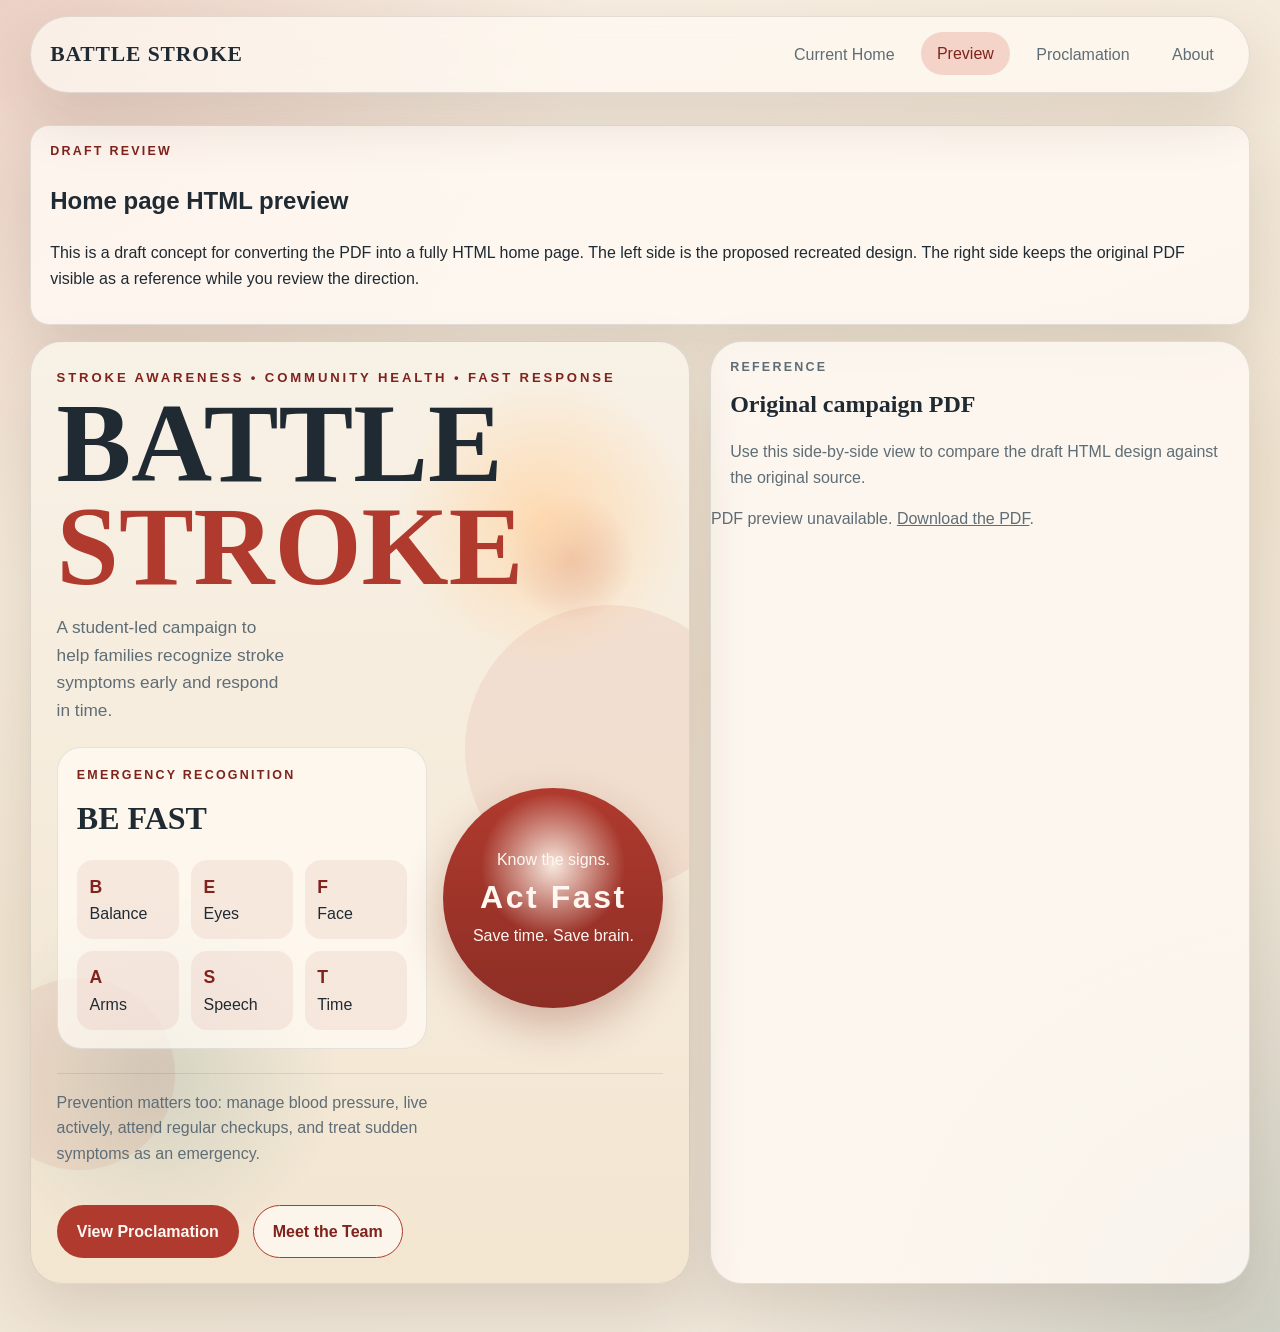
<file: home-preview.html>
<!DOCTYPE html>
<html lang="en">
<head>
  <meta charset="UTF-8">
  <meta name="viewport" content="width=device-width, initial-scale=1.0">
  <title>Battle Stroke | Home Preview</title>
  <meta name="robots" content="noindex, nofollow">
  <link rel="stylesheet" href="styles.css">
</head>
<body>
  <div class="preview-shell">
    <header class="site-header">
      <a class="brand" href="index.html">Battle Stroke</a>
      <nav class="site-nav" aria-label="Primary">
        <a href="index.html">Current Home</a>
        <a class="active" href="home-preview.html">Preview</a>
        <a href="proclamation.html">Proclamation</a>
        <a href="about.html">About</a>
      </nav>
    </header>

    <section class="preview-note">
      <p class="eyebrow">Draft Review</p>
      <h1>Home page HTML preview</h1>
      <p>
        This is a draft concept for converting the PDF into a fully HTML home page. The left side is
        the proposed recreated design. The right side keeps the original PDF visible as a reference
        while you review the direction.
      </p>
    </section>

    <main class="poster-home">
      <section class="poster-panel" aria-label="Proposed home page design">
        <div class="poster-inner">
          <div>
            <p class="poster-topline">Stroke Awareness • Community Health • Fast Response</p>
            <h1 class="poster-title">
              Battle
              <span class="stroke-word">Stroke</span>
            </h1>
            <p class="poster-subtitle">
              A student-led campaign to help families recognize stroke symptoms early and respond in
              time.
            </p>
          </div>

          <div class="poster-center">
            <article class="be-fast-card">
              <p class="eyebrow">Emergency Recognition</p>
              <h2>BE FAST</h2>
              <div class="fast-grid">
                <div><strong>B</strong><span>Balance</span></div>
                <div><strong>E</strong><span>Eyes</span></div>
                <div><strong>F</strong><span>Face</span></div>
                <div><strong>A</strong><span>Arms</span></div>
                <div><strong>S</strong><span>Speech</span></div>
                <div><strong>T</strong><span>Time</span></div>
              </div>
            </article>

            <aside class="brain-badge" aria-label="Call to action">
              <div>
                <span>Know the signs.</span>
                <strong>Act Fast</strong>
                <span>Save time. Save brain.</span>
              </div>
            </aside>
          </div>

          <div class="poster-footer">
            <p>
              Prevention matters too: manage blood pressure, live actively, attend regular checkups,
              and treat sudden symptoms as an emergency.
            </p>
            <div class="hero-actions">
              <a class="button button-solid" href="proclamation.html">View Proclamation</a>
              <a class="button button-outline" href="about.html">Meet the Team</a>
            </div>
          </div>
        </div>
      </section>

      <aside class="reference-panel" aria-label="Original PDF reference">
        <header>
          <p class="eyebrow">Reference</p>
          <h2>Original campaign PDF</h2>
          <p>Use this side-by-side view to compare the draft HTML design against the original source.</p>
        </header>
        <object data="assets/FINAL_logo_fixed.pdf" type="application/pdf">
          <p>
            PDF preview unavailable.
            <a href="assets/FINAL_logo_fixed.pdf">Download the PDF</a>.
          </p>
        </object>
      </aside>
    </main>
  </div>
</body>
</html>
</file>
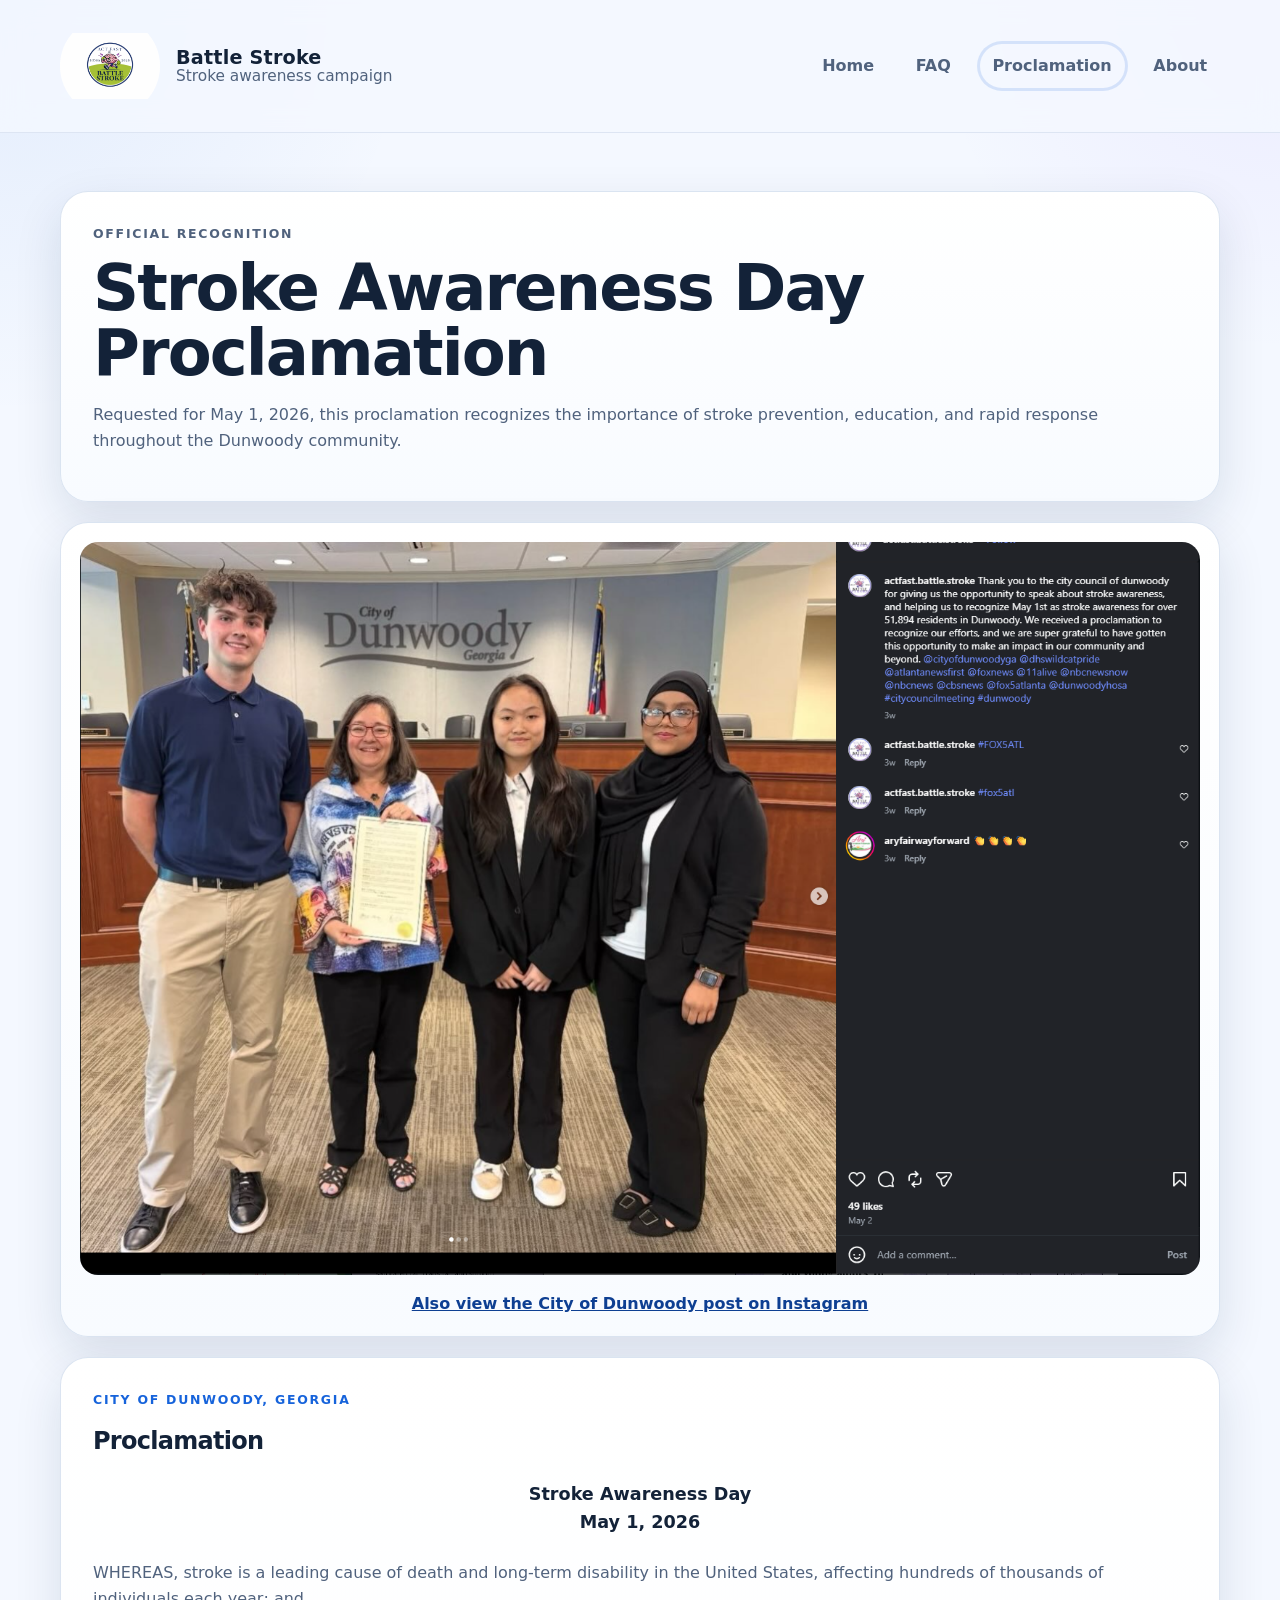
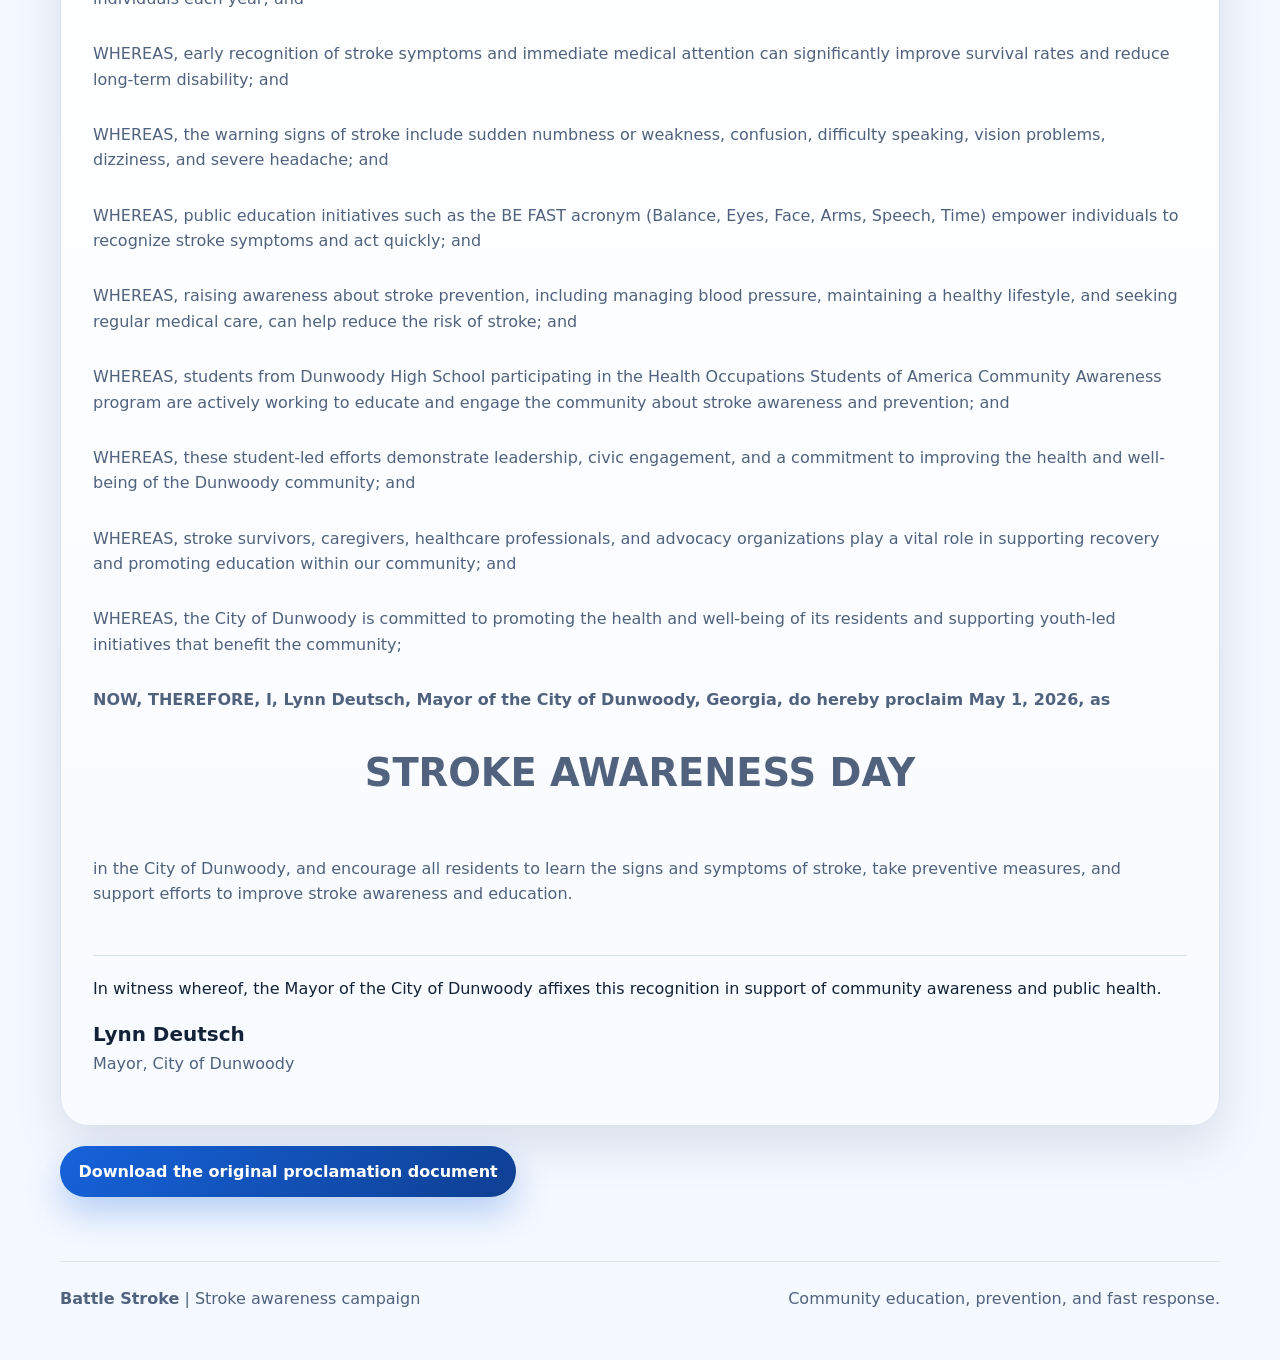
<file: proclamation.html>
<!DOCTYPE html>
<html lang="en">
<head>
  <meta charset="UTF-8">
  <meta name="viewport" content="width=device-width, initial-scale=1.0">
  <title>Stroke Awareness Day Proclamation | Battle Stroke</title>
  <meta name="description" content="Read the Stroke Awareness Day proclamation recognizing the importance of stroke education, prevention, and urgent response in the Dunwoody community.">
  <link rel="canonical" href="https://battlestroke.com/proclamation.html">
  <meta property="og:type" content="article">
  <meta property="og:title" content="Stroke Awareness Day Proclamation | Battle Stroke">
  <meta property="og:description" content="Read the Stroke Awareness Day proclamation recognizing the importance of stroke education, prevention, and urgent response in the Dunwoody community.">
  <meta property="og:url" content="https://battlestroke.com/proclamation.html">
  <meta property="og:image" content="https://battlestroke.com/assets/campaign-logo.png">
  <meta name="twitter:card" content="summary_large_image">
  <meta name="twitter:title" content="Stroke Awareness Day Proclamation | Battle Stroke">
  <meta name="twitter:description" content="Read the Stroke Awareness Day proclamation recognizing the importance of stroke education, prevention, and urgent response in the Dunwoody community.">
  <meta name="twitter:image" content="https://battlestroke.com/assets/campaign-logo.png">
  <script async src="https://www.googletagmanager.com/gtag/js?id=G-E5SS8BYB4N"></script>
  <script>
    window.dataLayer = window.dataLayer || [];
    function gtag(){dataLayer.push(arguments);}
    gtag('js', new Date());
    gtag('config', 'G-E5SS8BYB4N');
  </script>
  <script type="application/ld+json">
    {
      "@context": "https://schema.org",
      "@type": "WebPage",
      "@id": "https://battlestroke.com/proclamation.html#webpage",
      "url": "https://battlestroke.com/proclamation.html",
      "name": "Stroke Awareness Day Proclamation",
      "description": "A proclamation recognizing the importance of stroke awareness, prevention, and urgent response."
    }
  </script>
  <link rel="stylesheet" href="pages.css?v=20260529a">
</head>
<body>
  <header class="site-header">
    <div class="container header-inner">
      <a class="brand" href="index.html" aria-label="Battle Stroke home">
        <span class="brand-mark">
          <img src="assets/campaign-logo.png" alt="Battle Stroke campaign logo">
        </span>
        <span class="brand-text">
          <strong>Battle Stroke</strong>
          <span>Stroke awareness campaign</span>
        </span>
      </a>
      <nav class="site-nav" aria-label="Primary">
        <a href="index.html">Home</a>
        <a href="faq.html">FAQ</a>
        <a class="active" href="proclamation.html">Proclamation</a>
        <a href="about.html">About</a>
      </nav>
    </div>
  </header>

  <main class="container content-page">
      <section class="page-intro">
        <p class="eyebrow">Official Recognition</p>
        <h1>Stroke Awareness Day Proclamation</h1>
        <p>
          Requested for May 1, 2026, this proclamation recognizes the importance of stroke
          prevention, education, and rapid response throughout the Dunwoody community.
        </p>
      </section>

      <section id="dunwoody-instagram-post" class="instagram-post-card" aria-label="City of Dunwoody Instagram proclamation post">
        <a
          class="instagram-post-link"
          href="https://www.instagram.com/p/DX2EY1akdfl/?utm_source=ig_web_copy_link"
          target="_blank"
          rel="noopener noreferrer"
        >
          <img
            src="assets/act-fast-battleinsta-16-9.png"
            alt="ACT FAST Battle Stroke Instagram announcement showing the Stroke Awareness Day proclamation in Dunwoody with Mayor Lynn Deutsch"
          >
        </a>
        <p class="instagram-source-links">
          <a
            href="https://www.instagram.com/p/DXzmTlcE5rO/?utm_source=ig_web_copy_link&amp;igsh=MzRlODBiNWFlZA=="
            target="_blank"
            rel="noopener noreferrer"
          >
            Also view the City of Dunwoody post on Instagram
          </a>
        </p>
      </section>

      <article class="document-card proclamation-card">
        <p class="document-kicker">City of Dunwoody, Georgia</p>
        <h2>Proclamation</h2>
        <p class="document-subtitle">Stroke Awareness Day<br>May 1, 2026</p>

        <div class="proclamation-body">
          <p>WHEREAS, stroke is a leading cause of death and long-term disability in the United States, affecting hundreds of thousands of individuals each year; and</p>
          <p>WHEREAS, early recognition of stroke symptoms and immediate medical attention can significantly improve survival rates and reduce long-term disability; and</p>
          <p>WHEREAS, the warning signs of stroke include sudden numbness or weakness, confusion, difficulty speaking, vision problems, dizziness, and severe headache; and</p>
          <p>WHEREAS, public education initiatives such as the BE FAST acronym (Balance, Eyes, Face, Arms, Speech, Time) empower individuals to recognize stroke symptoms and act quickly; and</p>
          <p>WHEREAS, raising awareness about stroke prevention, including managing blood pressure, maintaining a healthy lifestyle, and seeking regular medical care, can help reduce the risk of stroke; and</p>
          <p>WHEREAS, students from Dunwoody High School participating in the Health Occupations Students of America Community Awareness program are actively working to educate and engage the community about stroke awareness and prevention; and</p>
          <p>WHEREAS, these student-led efforts demonstrate leadership, civic engagement, and a commitment to improving the health and well-being of the Dunwoody community; and</p>
          <p>WHEREAS, stroke survivors, caregivers, healthcare professionals, and advocacy organizations play a vital role in supporting recovery and promoting education within our community; and</p>
          <p>WHEREAS, the City of Dunwoody is committed to promoting the health and well-being of its residents and supporting youth-led initiatives that benefit the community;</p>

          <p class="therefore">NOW, THEREFORE, I, Lynn Deutsch, Mayor of the City of Dunwoody, Georgia, do hereby proclaim May 1, 2026, as</p>
          <p class="proclamation-highlight">Stroke Awareness Day</p>
          <p>in the City of Dunwoody, and encourage all residents to learn the signs and symptoms of stroke, take preventive measures, and support efforts to improve stroke awareness and education.</p>
        </div>

        <div class="signature-block">
          <p>In witness whereof, the Mayor of the City of Dunwoody affixes this recognition in support of community awareness and public health.</p>
          <p class="signature-name">Lynn Deutsch</p>
          <p class="signature-title">Mayor, City of Dunwoody</p>
        </div>
      </article>

      <p class="download-link">
        <a href="assets/Stroke_Awareness_Proclamation_Dunwoody.docx">Download the original proclamation document</a>
      </p>
  </main>

  <footer class="site-footer">
    <div class="container footer-inner">
      <p><strong>Battle Stroke</strong> | Stroke awareness campaign</p>
      <p>Community education, prevention, and fast response.</p>
    </div>
  </footer>
</body>
</html>
</file>
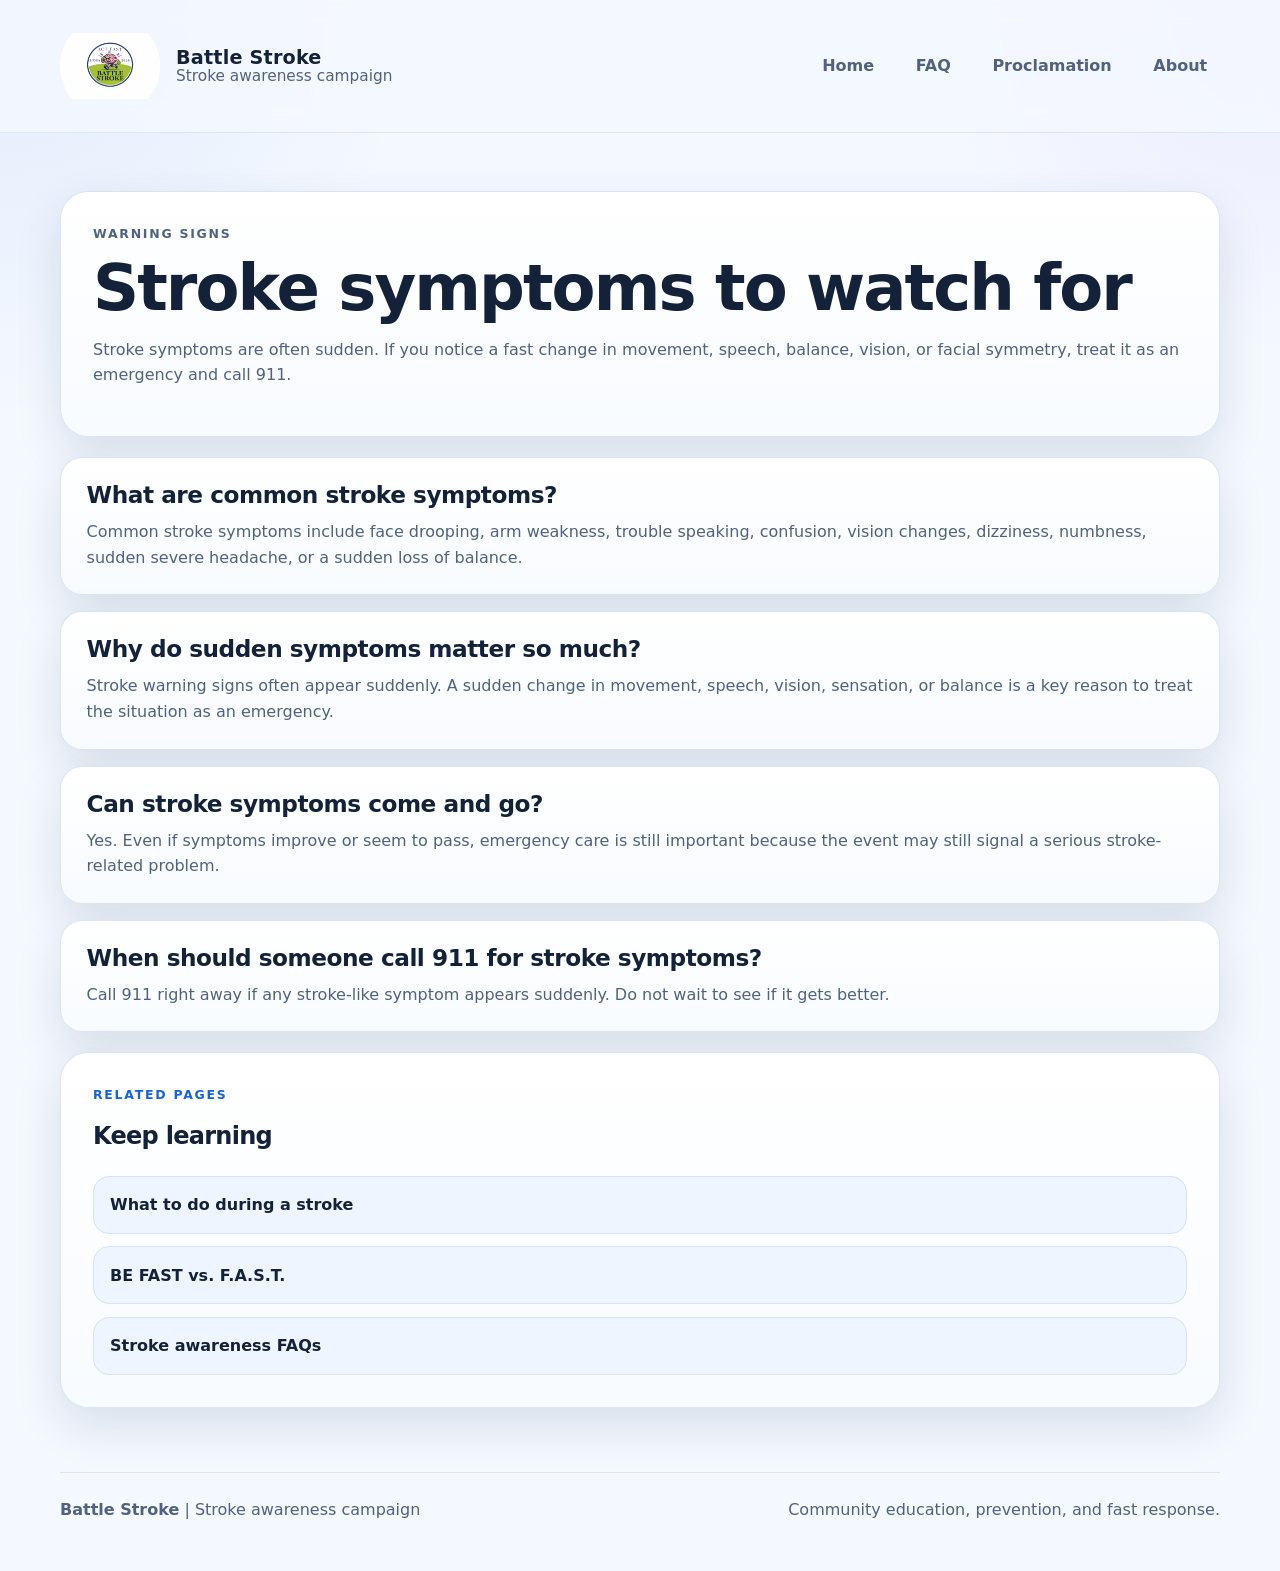
<file: stroke-symptoms.html>
<!DOCTYPE html>
<html lang="en">
<head>
  <meta charset="UTF-8">
  <meta name="viewport" content="width=device-width, initial-scale=1.0">
  <title>Stroke Symptoms | Warning Signs to Watch For</title>
  <meta name="description" content="Learn common stroke symptoms, why sudden changes matter, and when warning signs should be treated as a 911 emergency.">
  <link rel="canonical" href="https://battlestroke.com/stroke-symptoms.html">
  <meta property="og:type" content="article">
  <meta property="og:title" content="Stroke Symptoms | Warning Signs to Watch For">
  <meta property="og:description" content="Learn common stroke symptoms, why sudden changes matter, and when warning signs should be treated as a 911 emergency.">
  <meta property="og:url" content="https://battlestroke.com/stroke-symptoms.html">
  <meta property="og:image" content="https://battlestroke.com/assets/campaign-logo.png">
  <meta name="twitter:card" content="summary_large_image">
  <meta name="twitter:title" content="Stroke Symptoms | Warning Signs to Watch For">
  <meta name="twitter:description" content="Learn common stroke symptoms, why sudden changes matter, and when warning signs should be treated as a 911 emergency.">
  <meta name="twitter:image" content="https://battlestroke.com/assets/campaign-logo.png">
  <script async src="https://www.googletagmanager.com/gtag/js?id=G-E5SS8BYB4N"></script>
  <script>
    window.dataLayer = window.dataLayer || [];
    function gtag(){dataLayer.push(arguments);}
    gtag('js', new Date());
    gtag('config', 'G-E5SS8BYB4N');
  </script>
  <script type="application/ld+json">
    {
      "@context": "https://schema.org",
      "@type": "FAQPage",
      "@id": "https://battlestroke.com/stroke-symptoms.html#faq",
      "url": "https://battlestroke.com/stroke-symptoms.html",
      "mainEntity": [
        {
          "@type": "Question",
          "name": "What are common stroke symptoms?",
          "acceptedAnswer": {
            "@type": "Answer",
            "text": "Common stroke symptoms include face drooping, arm weakness, trouble speaking, confusion, vision changes, dizziness, numbness, sudden severe headache, or a sudden loss of balance."
          }
        },
        {
          "@type": "Question",
          "name": "Why do sudden symptoms matter so much?",
          "acceptedAnswer": {
            "@type": "Answer",
            "text": "Stroke warning signs often appear suddenly. A sudden change in movement, speech, vision, sensation, or balance is a key reason to treat the situation as an emergency."
          }
        },
        {
          "@type": "Question",
          "name": "Can stroke symptoms come and go?",
          "acceptedAnswer": {
            "@type": "Answer",
            "text": "Yes. Even if symptoms improve or seem to pass, emergency care is still important because the event may still signal a serious stroke-related problem."
          }
        },
        {
          "@type": "Question",
          "name": "When should someone call 911 for stroke symptoms?",
          "acceptedAnswer": {
            "@type": "Answer",
            "text": "Call 911 right away if any stroke-like symptom appears suddenly. Do not wait to see if it gets better."
          }
        }
      ]
    }
  </script>
  <link rel="stylesheet" href="pages.css?v=20260404a">
</head>
<body>
  <header class="site-header">
    <div class="container header-inner">
      <a class="brand" href="index.html" aria-label="Battle Stroke home">
        <span class="brand-mark">
          <img src="assets/campaign-logo.png" alt="Battle Stroke campaign logo">
        </span>
        <span class="brand-text">
          <strong>Battle Stroke</strong>
          <span>Stroke awareness campaign</span>
        </span>
      </a>
      <nav class="site-nav" aria-label="Primary">
        <a href="index.html">Home</a>
        <a href="faq.html">FAQ</a>
        <a href="proclamation.html">Proclamation</a>
        <a href="about.html">About</a>
      </nav>
    </div>
  </header>

  <main class="container content-page">
    <section class="page-intro">
      <p class="eyebrow">Warning Signs</p>
      <h1>Stroke symptoms to watch for</h1>
      <p>
        Stroke symptoms are often sudden. If you notice a fast change in movement, speech, balance, vision, or facial
        symmetry, treat it as an emergency and call 911.
      </p>
    </section>

    <section class="faq-list" aria-label="Stroke symptom answers">
      <article class="faq-card">
        <h2>What are common stroke symptoms?</h2>
        <p>
          Common stroke symptoms include face drooping, arm weakness, trouble speaking, confusion, vision changes,
          dizziness, numbness, sudden severe headache, or a sudden loss of balance.
        </p>
      </article>

      <article class="faq-card">
        <h2>Why do sudden symptoms matter so much?</h2>
        <p>
          Stroke warning signs often appear suddenly. A sudden change in movement, speech, vision, sensation, or balance
          is a key reason to treat the situation as an emergency.
        </p>
      </article>

      <article class="faq-card">
        <h2>Can stroke symptoms come and go?</h2>
        <p>
          Yes. Even if symptoms improve or seem to pass, emergency care is still important because the event may still
          signal a serious stroke-related problem.
        </p>
      </article>

      <article class="faq-card">
        <h2>When should someone call 911 for stroke symptoms?</h2>
        <p>Call 911 right away if any stroke-like symptom appears suddenly. Do not wait to see if it gets better.</p>
      </article>
    </section>

    <section class="document-card">
      <p class="document-kicker">Related Pages</p>
      <h2>Keep learning</h2>
      <div class="action-links">
        <a href="what-to-do-during-a-stroke.html" class="action-link">What to do during a stroke</a>
        <a href="be-fast-vs-fast.html" class="action-link">BE FAST vs. F.A.S.T.</a>
        <a href="faq.html" class="action-link">Stroke awareness FAQs</a>
      </div>
    </section>
  </main>

  <footer class="site-footer">
    <div class="container footer-inner">
      <p><strong>Battle Stroke</strong> | Stroke awareness campaign</p>
      <p>Community education, prevention, and fast response.</p>
    </div>
  </footer>
</body>
</html>
</file>
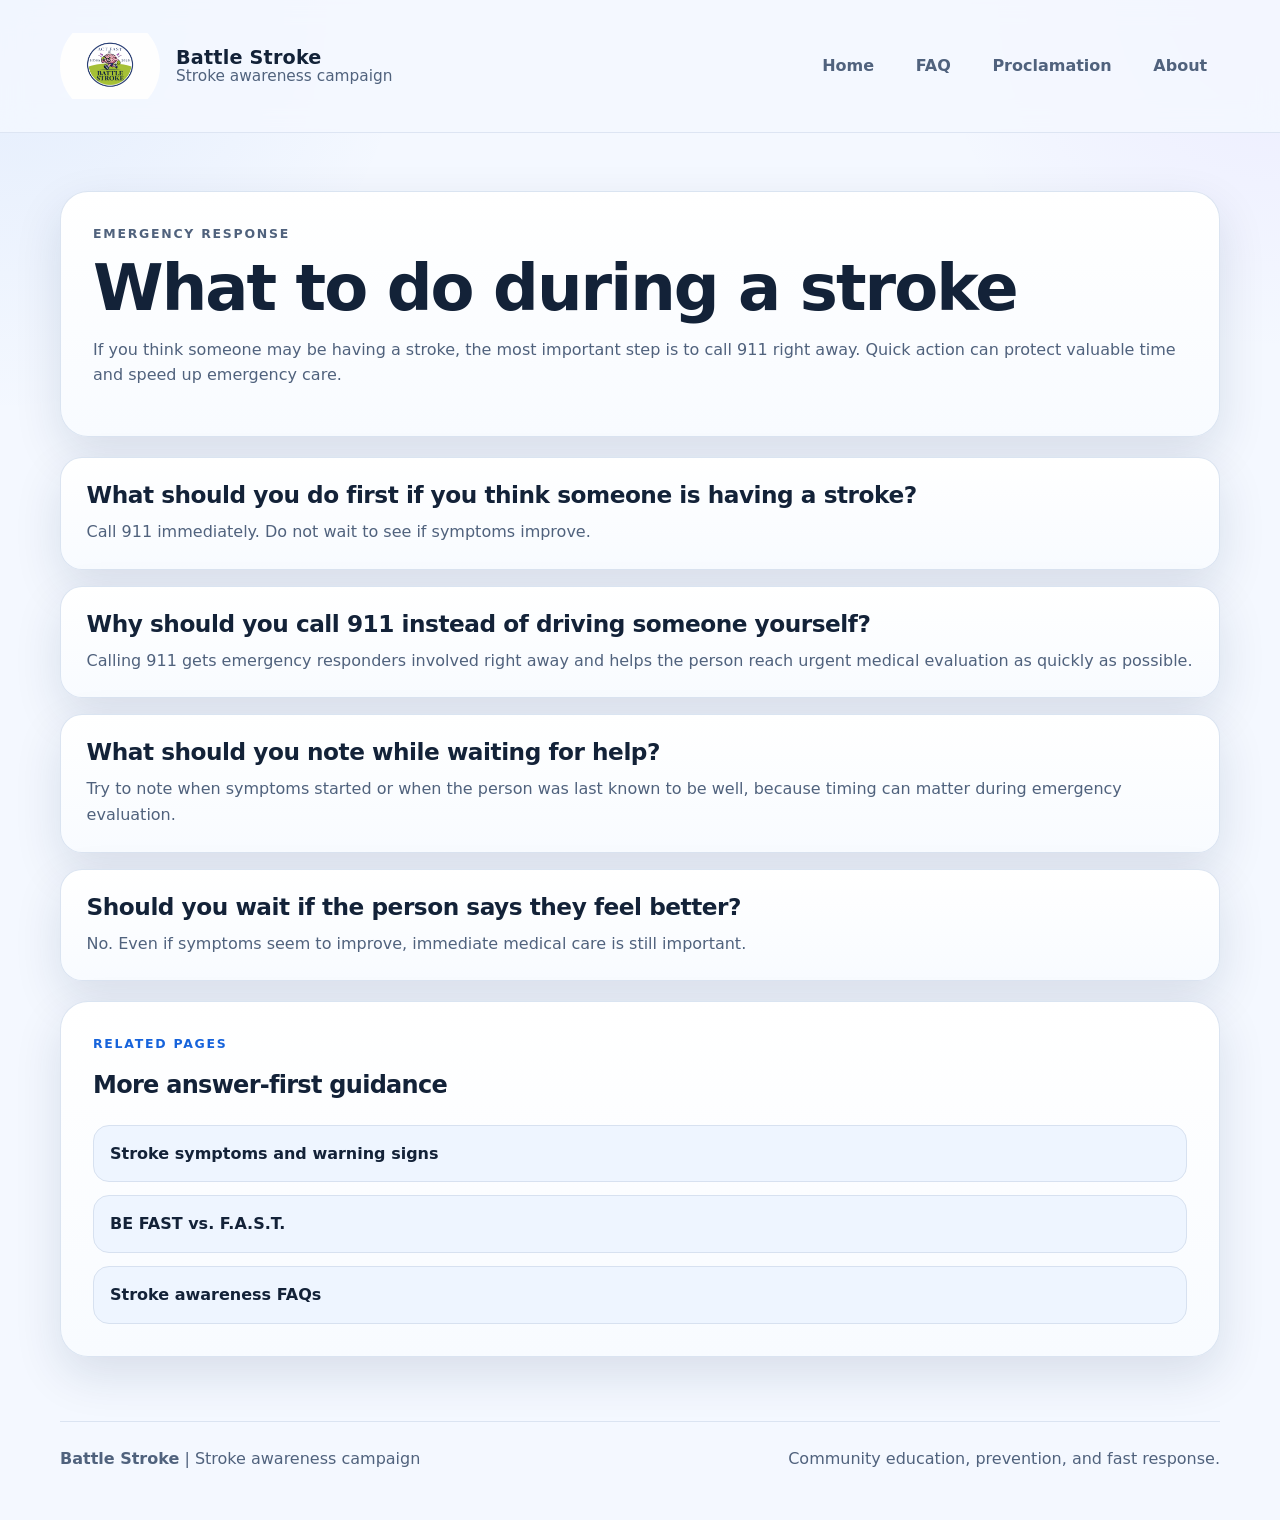
<file: what-to-do-during-a-stroke.html>
<!DOCTYPE html>
<html lang="en">
<head>
  <meta charset="UTF-8">
  <meta name="viewport" content="width=device-width, initial-scale=1.0">
  <title>What to Do During a Stroke | Emergency Response Steps</title>
  <meta name="description" content="Understand what to do during a stroke, why calling 911 matters, and the immediate steps that can help protect precious time.">
  <link rel="canonical" href="https://battlestroke.com/what-to-do-during-a-stroke.html">
  <meta property="og:type" content="article">
  <meta property="og:title" content="What to Do During a Stroke | Emergency Response Steps">
  <meta property="og:description" content="Understand what to do during a stroke, why calling 911 matters, and the immediate steps that can help protect precious time.">
  <meta property="og:url" content="https://battlestroke.com/what-to-do-during-a-stroke.html">
  <meta property="og:image" content="https://battlestroke.com/assets/campaign-logo.png">
  <meta name="twitter:card" content="summary_large_image">
  <meta name="twitter:title" content="What to Do During a Stroke | Emergency Response Steps">
  <meta name="twitter:description" content="Understand what to do during a stroke, why calling 911 matters, and the immediate steps that can help protect precious time.">
  <meta name="twitter:image" content="https://battlestroke.com/assets/campaign-logo.png">
  <script async src="https://www.googletagmanager.com/gtag/js?id=G-E5SS8BYB4N"></script>
  <script>
    window.dataLayer = window.dataLayer || [];
    function gtag(){dataLayer.push(arguments);}
    gtag('js', new Date());
    gtag('config', 'G-E5SS8BYB4N');
  </script>
  <script type="application/ld+json">
    {
      "@context": "https://schema.org",
      "@type": "FAQPage",
      "@id": "https://battlestroke.com/what-to-do-during-a-stroke.html#faq",
      "url": "https://battlestroke.com/what-to-do-during-a-stroke.html",
      "mainEntity": [
        {
          "@type": "Question",
          "name": "What should you do first if you think someone is having a stroke?",
          "acceptedAnswer": {
            "@type": "Answer",
            "text": "Call 911 immediately. Do not wait to see if symptoms improve."
          }
        },
        {
          "@type": "Question",
          "name": "Why should you call 911 instead of driving someone yourself?",
          "acceptedAnswer": {
            "@type": "Answer",
            "text": "Calling 911 gets emergency responders involved right away and helps the person reach urgent medical evaluation as quickly as possible."
          }
        },
        {
          "@type": "Question",
          "name": "What should you note while waiting for help?",
          "acceptedAnswer": {
            "@type": "Answer",
            "text": "Try to note when symptoms started or when the person was last known to be well, because timing can matter during emergency evaluation."
          }
        },
        {
          "@type": "Question",
          "name": "Should you wait if the person says they feel better?",
          "acceptedAnswer": {
            "@type": "Answer",
            "text": "No. Even if symptoms seem to improve, immediate medical care is still important."
          }
        }
      ]
    }
  </script>
  <link rel="stylesheet" href="pages.css?v=20260404a">
</head>
<body>
  <header class="site-header">
    <div class="container header-inner">
      <a class="brand" href="index.html" aria-label="Battle Stroke home">
        <span class="brand-mark">
          <img src="assets/campaign-logo.png" alt="Battle Stroke campaign logo">
        </span>
        <span class="brand-text">
          <strong>Battle Stroke</strong>
          <span>Stroke awareness campaign</span>
        </span>
      </a>
      <nav class="site-nav" aria-label="Primary">
        <a href="index.html">Home</a>
        <a href="faq.html">FAQ</a>
        <a href="proclamation.html">Proclamation</a>
        <a href="about.html">About</a>
      </nav>
    </div>
  </header>

  <main class="container content-page">
    <section class="page-intro">
      <p class="eyebrow">Emergency Response</p>
      <h1>What to do during a stroke</h1>
      <p>
        If you think someone may be having a stroke, the most important step is to call 911 right away. Quick action can
        protect valuable time and speed up emergency care.
      </p>
    </section>

    <section class="faq-list" aria-label="Emergency response answers">
      <article class="faq-card">
        <h2>What should you do first if you think someone is having a stroke?</h2>
        <p>Call 911 immediately. Do not wait to see if symptoms improve.</p>
      </article>

      <article class="faq-card">
        <h2>Why should you call 911 instead of driving someone yourself?</h2>
        <p>
          Calling 911 gets emergency responders involved right away and helps the person reach urgent medical evaluation as
          quickly as possible.
        </p>
      </article>

      <article class="faq-card">
        <h2>What should you note while waiting for help?</h2>
        <p>
          Try to note when symptoms started or when the person was last known to be well, because timing can matter during
          emergency evaluation.
        </p>
      </article>

      <article class="faq-card">
        <h2>Should you wait if the person says they feel better?</h2>
        <p>No. Even if symptoms seem to improve, immediate medical care is still important.</p>
      </article>
    </section>

    <section class="document-card">
      <p class="document-kicker">Related Pages</p>
      <h2>More answer-first guidance</h2>
      <div class="action-links">
        <a href="stroke-symptoms.html" class="action-link">Stroke symptoms and warning signs</a>
        <a href="be-fast-vs-fast.html" class="action-link">BE FAST vs. F.A.S.T.</a>
        <a href="faq.html" class="action-link">Stroke awareness FAQs</a>
      </div>
    </section>
  </main>

  <footer class="site-footer">
    <div class="container footer-inner">
      <p><strong>Battle Stroke</strong> | Stroke awareness campaign</p>
      <p>Community education, prevention, and fast response.</p>
    </div>
  </footer>
</body>
</html>
</file>
<file: home.css>
:root {
  --bg: #f4f8ff;
  --surface: #ffffff;
  --surface-soft: #eef5ff;
  --text: #132238;
  --muted: #50627d;
  --line: #d7e1f0;
  --blue: #1663db;
  --blue-dark: #0e3f92;
  --green: #14b67d;
  --purple: #8858ff;
  --orange: #f48a2a;
  --shadow: 0 18px 48px rgba(17, 44, 86, 0.12);
  --radius: 22px;
  --max-width: 1160px;
}

*,
*::before,
*::after {
  box-sizing: border-box;
}

html {
  scroll-behavior: smooth;
}

body {
  margin: 0;
  font-family: Inter, ui-sans-serif, system-ui, -apple-system, BlinkMacSystemFont, "Segoe UI", sans-serif;
  color: var(--text);
  background:
    radial-gradient(circle at top left, rgba(22, 99, 219, 0.08), transparent 26rem),
    radial-gradient(circle at top right, rgba(136, 88, 255, 0.08), transparent 22rem),
    var(--bg);
  line-height: 1.6;
}

img,
svg {
  display: block;
  max-width: 100%;
}

a {
  color: inherit;
}

.skip-link {
  position: absolute;
  left: 1rem;
  top: -3rem;
  background: #000;
  color: #fff;
  padding: 0.7rem 1rem;
  border-radius: 0.6rem;
  text-decoration: none;
  z-index: 1000;
}

.skip-link:focus {
  top: 1rem;
}

.container {
  width: min(calc(100% - 2rem), var(--max-width));
  margin-inline: auto;
}

.site-header {
  position: sticky;
  top: 0;
  z-index: 50;
  backdrop-filter: blur(14px);
  background: rgba(244, 248, 255, 0.82);
  border-bottom: 1px solid rgba(215, 225, 240, 0.8);
}

.header-inner,
.footer-inner,
.cta-strip-inner,
.mission-grid,
.action-grid,
.hero-grid {
  display: grid;
  gap: 2rem;
}

.header-inner {
  grid-template-columns: 1fr auto;
  align-items: center;
  padding: 1rem 0;
}

.brand {
  display: inline-flex;
  align-items: center;
  gap: 0.9rem;
  text-decoration: none;
}

.brand-mark {
  width: 100px;
  height: 100px;
  flex: 0 0 auto;
  filter: drop-shadow(0 8px 22px rgba(14, 63, 146, 0.2));
}

.brand-mark img {
  width: 100%;
  height: 100%;
  object-fit: contain;
  border-radius: 50%;
  background: transparent;
}

.brand-text {
  display: flex;
  flex-direction: column;
  line-height: 1.1;
}

.brand-text strong {
  font-size: 1.05rem;
  letter-spacing: 0.01em;
}

.brand-text span {
  color: var(--muted);
  font-size: 0.92rem;
}

.site-nav {
  display: inline-flex;
  gap: 1rem;
  flex-wrap: wrap;
}

.site-nav a {
  text-decoration: none;
  color: var(--muted);
  font-weight: 600;
  padding: 0.55rem 0.8rem;
  border-radius: 999px;
}

.site-nav a:hover,
.site-nav a:focus-visible,
.button:hover,
.button:focus-visible,
.action-link:hover,
.action-link:focus-visible {
  outline: none;
  box-shadow: 0 0 0 3px rgba(22, 99, 219, 0.14);
}

.hero {
  padding: 4.6rem 0 3rem;
}

.hero-grid {
  grid-template-columns: minmax(0, 1.05fr) minmax(300px, 0.95fr);
  align-items: center;
}

.eyebrow {
  margin: 0 0 0.75rem;
  text-transform: uppercase;
  letter-spacing: 0.14em;
  font-size: 0.78rem;
  font-weight: 800;
  color: var(--blue);
}

h1,
h2,
h3,
p {
  margin-top: 0;
}

h1 {
  font-size: clamp(2.4rem, 5vw, 4.6rem);
  line-height: 1.02;
  letter-spacing: -0.03em;
  margin-bottom: 1rem;
  max-width: 12ch;
}

h1 span {
  color: var(--blue);
}

.lede,
.section-heading p,
.mission-section p,
.action-copy p,
.cta-strip p,
.fast-card p,
.action-link,
.check-list,
.site-footer p {
  color: var(--muted);
}

.lede {
  max-width: 60ch;
  font-size: 1.08rem;
}

.hero-actions {
  display: flex;
  gap: 0.9rem;
  flex-wrap: wrap;
  margin: 1.7rem 0;
}

.button {
  display: inline-flex;
  align-items: center;
  justify-content: center;
  min-height: 3rem;
  padding: 0.8rem 1.15rem;
  border-radius: 999px;
  text-decoration: none;
  font-weight: 700;
  transition: transform 0.18s ease, box-shadow 0.18s ease;
}

.button:hover,
.action-link:hover {
  transform: translateY(-1px);
}

.button-primary {
  color: #fff;
  background: linear-gradient(135deg, var(--blue), var(--blue-dark));
  box-shadow: 0 16px 34px rgba(22, 99, 219, 0.28);
}

.button-secondary {
  background: rgba(255, 255, 255, 0.72);
  border: 1px solid var(--line);
}

.hero-points {
  margin: 1.2rem 0 0;
  padding: 0;
  list-style: none;
  display: grid;
  gap: 0.7rem;
}

.hero-points li,
.check-list li {
  position: relative;
  padding-left: 1.6rem;
}

.hero-points li::before,
.check-list li::before {
  content: "";
  position: absolute;
  left: 0;
  top: 0.52rem;
  width: 0.7rem;
  height: 0.7rem;
  border-radius: 50%;
  background: linear-gradient(135deg, var(--blue), var(--purple));
  box-shadow: 0 0 0 5px rgba(22, 99, 219, 0.08);
}

.hero-card {
  display: flex;
  justify-content: center;
}

.poster {
  width: min(100%, 460px);
  background: linear-gradient(180deg, #ffffff, #f7fbff);
  border: 1px solid rgba(215, 225, 240, 0.9);
  border-radius: 28px;
  box-shadow: var(--shadow);
  overflow: hidden;
  padding: 1.2rem;
}

.poster-top {
  display: flex;
  align-items: center;
  justify-content: space-between;
  gap: 1rem;
  margin-bottom: 1rem;
}

.poster-label {
  margin: 0;
  font-weight: 800;
  color: var(--blue-dark);
}

.poster-logo {
  width: 100px;
  height: 100px;
  object-fit: contain;
  border-radius: 50%;
  background: transparent;
  filter: drop-shadow(0 10px 20px rgba(14, 63, 146, 0.12));
}

.poster-preview-frame {
  overflow: hidden;
  border: 1px solid rgba(215, 225, 240, 0.9);
  border-radius: 20px;
  background: #ffffff;
  min-height: 560px;
}

.poster-preview-frame object {
  display: block;
  width: 116%;
  height: 670px;
  margin: -42px 0 -86px -8%;
}

.poster-actions {
  display: flex;
  flex-wrap: wrap;
  gap: 0.75rem;
  margin-top: 1rem;
}

.poster-action {
  display: inline-flex;
  align-items: center;
  justify-content: center;
  min-height: 2.8rem;
  padding: 0.75rem 1rem;
  border: 1px solid var(--line);
  border-radius: 999px;
  background: var(--surface-soft);
  color: var(--text);
  font-weight: 700;
  text-decoration: none;
  cursor: pointer;
}

.poster-action-button {
  font: inherit;
}

.fast-section,
.proclamation-feature,
.mission-section,
.action-section {
  padding: 4.5rem 0;
}

.section-heading {
  max-width: 52rem;
  margin-bottom: 2rem;
}

.section-heading h2,
.mission-section h2,
.action-section h2,
.cta-strip h2 {
  font-size: clamp(1.9rem, 4vw, 3rem);
  line-height: 1.08;
  letter-spacing: -0.03em;
  margin-bottom: 0.8rem;
}

.fast-grid {
  display: grid;
  grid-template-columns: repeat(4, minmax(0, 1fr));
  gap: 1.1rem;
}

.fast-card {
  background: rgba(255, 255, 255, 0.86);
  border: 1px solid rgba(215, 225, 240, 0.9);
  border-radius: var(--radius);
  padding: 1.25rem;
  box-shadow: var(--shadow);
}

.fast-letter {
  display: inline-flex;
  align-items: center;
  justify-content: center;
  width: 3.25rem;
  height: 3.25rem;
  border-radius: 18px;
  margin-bottom: 1rem;
  font-size: 1.2rem;
  font-weight: 800;
  color: #fff;
}

.fast-face .fast-letter { background: linear-gradient(135deg, #1d74ff, #0d4fc1); }
.fast-arms .fast-letter { background: linear-gradient(135deg, #19c78c, #0f8f64); }
.fast-speech .fast-letter { background: linear-gradient(135deg, #9c6cff, #6d3cff); }
.fast-time .fast-letter { background: linear-gradient(135deg, #ff9d45, #db6d12); }

.fast-card h3 {
  margin-bottom: 0.4rem;
  font-size: 1.15rem;
}

.proclamation-feature {
  padding-top: 2.5rem;
  scroll-margin-top: 8rem;
}

.proclamation-feature-grid {
  display: grid;
  grid-template-columns: minmax(280px, 400px) minmax(0, 1fr);
  align-items: start;
  justify-content: center;
  gap: 2rem;
  background: rgba(255, 255, 255, 0.6);
  border: 1px solid rgba(215, 225, 240, 0.9);
  border-radius: 28px;
  box-shadow: var(--shadow);
  padding: 1.2rem;
}

.proclamation-photo-card {
  display: flex;
  align-items: center;
  justify-content: center;
  margin: 0;
  overflow: hidden;
  border-radius: 22px;
  border: 1px solid rgba(215, 225, 240, 0.95);
  background: #ffffff;
  min-height: 360px;
  padding: 0.8rem;
  width: 100%;
  max-width: 360px;
  justify-self: center;
}

.proclamation-post-link {
  display: block;
  width: 100%;
  text-decoration: none;
}

.proclamation-photo-card img {
  width: 100%;
  border-radius: 14px;
}

.proclamation-copy {
  padding: 0 clamp(0.4rem, 2vw, 1.6rem) 1.4rem 0;
}

.proclamation-copy h2 {
  max-width: 100%;
  font-size: clamp(1.9rem, 4vw, 3rem);
  line-height: 1.08;
  letter-spacing: -0.03em;
  margin-bottom: 0.8rem;
}

.proclamation-copy p:last-child {
  max-width: 58ch;
  color: var(--muted);
  font-size: 1.02rem;
  margin-bottom: 0;
}

.mission-grid,
.action-grid {
  grid-template-columns: minmax(0, 1fr) minmax(300px, 420px);
  align-items: start;
}

.mission-panel,
.action-panel {
  background: linear-gradient(180deg, #ffffff, #f8fbff);
  border: 1px solid rgba(215, 225, 240, 0.9);
  border-radius: var(--radius);
  box-shadow: var(--shadow);
  padding: 1.4rem;
}

.check-list {
  list-style: none;
  margin: 1rem 0 0;
  padding: 0;
  display: grid;
  gap: 0.8rem;
}

.cta-strip {
  padding: 1.5rem 0;
}

.cta-strip-inner {
  grid-template-columns: minmax(0, 1fr) minmax(280px, 430px);
  align-items: center;
  background: linear-gradient(135deg, #163b8a, #1a66de);
  color: #fff;
  border-radius: 28px;
  padding: 1.6rem;
  box-shadow: 0 24px 44px rgba(14, 63, 146, 0.26);
}

.cta-strip .eyebrow,
.cta-strip p {
  color: rgba(255, 255, 255, 0.86);
}

.cta-strip h2 {
  margin-bottom: 0;
}

.action-links {
  display: grid;
  gap: 0.8rem;
  margin-top: 1rem;
}

.action-link {
  display: block;
  text-decoration: none;
  background: var(--surface-soft);
  color: var(--text);
  font-weight: 700;
  border: 1px solid var(--line);
  padding: 0.95rem 1rem;
  border-radius: 16px;
}

.site-footer {
  padding: 2rem 0 3rem;
  border-top: 1px solid rgba(215, 225, 240, 0.85);
}

.footer-inner {
  grid-template-columns: 1fr auto;
  align-items: center;
}

.site-footer p {
  margin-bottom: 0;
}

@media (max-width: 980px) {
  .hero-grid,
  .proclamation-feature-grid,
  .mission-grid,
  .action-grid,
  .cta-strip-inner {
    grid-template-columns: 1fr 1fr;
  }

  .fast-grid {
    grid-template-columns: repeat(2, minmax(0, 1fr));
  }

  .hero-card {
    justify-content: start;
  }
}

@media (max-width: 760px) {
  .site-nav {
    display: none;
  }

  .header-inner,
  .hero-grid,
  .proclamation-feature-grid,
  .mission-grid,
  .action-grid,
  .cta-strip-inner,
  .footer-inner,
  .fast-grid {
    grid-template-columns: 1fr;
  }

  .proclamation-copy {
    padding: 0.4rem;
  }

  .hero {
    padding-top: 3.6rem;
  }

  .poster {
    width: 100%;
  }

  .brand-mark,
  .poster-logo {
    width: 82px;
    height: 82px;
  }

  .poster-preview-frame {
    min-height: 420px;
  }

  .poster-preview-frame object {
    width: 122%;
    height: 520px;
    margin: -28px 0 -70px -11%;
  }

  .site-footer {
    padding-bottom: 2rem;
  }
}

@media (prefers-reduced-motion: reduce) {
  html {
    scroll-behavior: auto;
  }

  *,
  *::before,
  *::after {
    transition: none !important;
    animation: none !important;
  }
}
</file>
<file: pages.css>
:root {
  --bg: #f4f8ff;
  --surface: #ffffff;
  --surface-soft: #eef5ff;
  --text: #132238;
  --muted: #50627d;
  --line: #d7e1f0;
  --blue: #1663db;
  --blue-dark: #0e3f92;
  --purple: #8858ff;
  --shadow: 0 18px 48px rgba(17, 44, 86, 0.12);
  --radius: 22px;
  --max-width: 1160px;
}

*,
*::before,
*::after {
  box-sizing: border-box;
}

html {
  scroll-behavior: smooth;
}

body {
  margin: 0;
  min-height: 100vh;
  font-family: Inter, ui-sans-serif, system-ui, -apple-system, BlinkMacSystemFont, "Segoe UI", sans-serif;
  color: var(--text);
  background:
    radial-gradient(circle at top left, rgba(22, 99, 219, 0.08), transparent 26rem),
    radial-gradient(circle at top right, rgba(136, 88, 255, 0.08), transparent 22rem),
    var(--bg);
  line-height: 1.6;
}

a {
  color: inherit;
}

img {
  display: block;
  max-width: 100%;
}

.container {
  width: min(calc(100% - 2rem), var(--max-width));
  margin-inline: auto;
}

.site-header {
  position: sticky;
  top: 0;
  z-index: 50;
  backdrop-filter: blur(14px);
  background: rgba(244, 248, 255, 0.82);
  border-bottom: 1px solid rgba(215, 225, 240, 0.8);
}

.header-inner,
.mission-grid,
.footer-inner {
  display: grid;
  gap: 2rem;
}

.header-inner {
  grid-template-columns: 1fr auto;
  align-items: center;
  padding: 1rem 0;
}

.brand {
  display: inline-flex;
  align-items: center;
  gap: 1rem;
  text-decoration: none;
}

.brand-mark {
  width: 100px;
  height: 100px;
  flex: 0 0 auto;
}

.brand-mark img {
  width: 100%;
  height: 100%;
  object-fit: contain;
  border-radius: 50%;
  background: transparent;
}

.brand-text {
  display: flex;
  flex-direction: column;
  line-height: 1.1;
}

.brand-text strong {
  font-size: 1.2rem;
  letter-spacing: 0.01em;
}

.brand-text span {
  color: var(--muted);
  font-size: 0.96rem;
}

.site-nav {
  display: inline-flex;
  gap: 1rem;
  flex-wrap: wrap;
}

.site-nav a {
  text-decoration: none;
  color: var(--muted);
  font-weight: 600;
  padding: 0.55rem 0.8rem;
  border-radius: 999px;
}

.site-nav a:hover,
.site-nav a:focus-visible,
.site-nav a.active {
  outline: none;
  box-shadow: 0 0 0 3px rgba(22, 99, 219, 0.14);
}

.content-page {
  padding: 3.6rem 0 4rem;
  display: flex;
  flex-direction: column;
  gap: 1.25rem;
}

.page-intro,
.document-card,
.team-card {
  background: linear-gradient(180deg, #ffffff, #f8fbff);
  border: 1px solid rgba(215, 225, 240, 0.9);
  box-shadow: var(--shadow);
}

.page-intro {
  padding: 2rem;
  border-radius: 28px;
}

.document-card {
  padding: 2rem;
  border-radius: 28px;
}

.instagram-post-card {
  display: grid;
  gap: 1rem;
  width: 100%;
  padding: 1.2rem;
  scroll-margin-top: 8rem;
  border-radius: 28px;
  background: linear-gradient(180deg, #ffffff, #f8fbff);
  border: 1px solid rgba(215, 225, 240, 0.9);
  box-shadow: var(--shadow);
}

.instagram-post-link {
  display: block;
  overflow: hidden;
  border-radius: 18px;
  text-decoration: none;
}

.instagram-post-link img {
  width: 100%;
}

.instagram-post-link:hover,
.instagram-post-link:focus-visible {
  outline: none;
  box-shadow: 0 0 0 3px rgba(22, 99, 219, 0.18);
}

.instagram-source-links {
  margin: 0;
  text-align: center;
}

.instagram-source-links a {
  color: var(--blue-dark);
  font-weight: 700;
}

.eyebrow,
.document-kicker {
  margin: 0 0 0.75rem;
  text-transform: uppercase;
  letter-spacing: 0.14em;
  font-size: 0.78rem;
  font-weight: 800;
  color: var(--blue);
}

h1,
h2,
h3,
p {
  margin-top: 0;
}

h1,
.document-card h2,
.team-card h3 {
  letter-spacing: -0.03em;
}

h1 {
  font-size: clamp(2.4rem, 5vw, 4.2rem);
  line-height: 1.02;
  margin-bottom: 1rem;
}

.page-intro p,
.proclamation-body p,
.signature-title,
.mission-card p,
.team-card p,
.download-link a,
code {
  color: var(--muted);
}

.document-subtitle,
.proclamation-highlight,
.signature-name {
  font-weight: 700;
}

.document-subtitle {
  text-align: center;
  font-size: 1.1rem;
}

.proclamation-body {
  display: grid;
  gap: 0.85rem;
  margin-top: 1.5rem;
}

.therefore {
  font-weight: 700;
  color: var(--text);
}

.proclamation-highlight {
  text-align: center;
  font-size: clamp(1.8rem, 4vw, 2.4rem);
  color: var(--blue-dark);
  text-transform: uppercase;
}

.signature-block {
  margin-top: 2rem;
  padding-top: 1.25rem;
  border-top: 1px solid var(--line);
}

.signature-name {
  margin-bottom: 0.1rem;
  font-size: 1.25rem;
}

.mission-grid,
.team-grid {
  display: grid;
  gap: 1.1rem;
}

.mission-grid {
  grid-template-columns: repeat(2, minmax(0, 1fr));
}

.mission-card h2 {
  font-size: 1.8rem;
  line-height: 1.1;
}

.section-heading {
  margin-bottom: 1rem;
}

.section-heading h2 {
  font-size: clamp(1.9rem, 4vw, 3rem);
  line-height: 1.08;
  letter-spacing: -0.03em;
  margin-bottom: 0.8rem;
}

.faq-list {
  display: grid;
  gap: 1rem;
}

.action-links {
  display: grid;
  gap: 0.8rem;
  margin-top: 1rem;
}

.action-link {
  display: block;
  text-decoration: none;
  background: var(--surface-soft);
  color: var(--text);
  font-weight: 700;
  border: 1px solid var(--line);
  padding: 0.95rem 1rem;
  border-radius: 16px;
}

.action-link:hover,
.action-link:focus-visible {
  outline: none;
  box-shadow: 0 0 0 3px rgba(22, 99, 219, 0.14);
}

.faq-card {
  padding: 1.5rem 1.6rem;
  border-radius: var(--radius);
  background: linear-gradient(180deg, #ffffff, #f8fbff);
  border: 1px solid rgba(215, 225, 240, 0.9);
  box-shadow: var(--shadow);
}

.faq-card h2 {
  margin-bottom: 0.65rem;
  font-size: 1.45rem;
  line-height: 1.15;
  letter-spacing: -0.02em;
}

.faq-card p {
  margin-bottom: 0;
  color: var(--muted);
}

.team-grid {
  grid-template-columns: repeat(3, minmax(0, 1fr));
}

.team-card {
  padding: 1.4rem;
  border-radius: var(--radius);
}

.team-card h3 {
  margin-bottom: 0.25rem;
  font-size: 1.35rem;
}

.team-role {
  margin: 0 0 0.8rem;
  color: var(--blue-dark);
  font-weight: 700;
}

.download-link {
  margin: 0;
}

.download-link a {
  display: inline-flex;
  align-items: center;
  justify-content: center;
  min-height: 3rem;
  padding: 0.8rem 1.15rem;
  border-radius: 999px;
  text-decoration: none;
  font-weight: 700;
  color: #fff;
  background: linear-gradient(135deg, var(--blue), var(--blue-dark));
  box-shadow: 0 16px 34px rgba(22, 99, 219, 0.28);
}

code {
  padding: 0.15rem 0.35rem;
  border-radius: 0.35rem;
  background: rgba(19, 34, 56, 0.08);
  font-family: Consolas, "Courier New", monospace;
}

.site-footer {
  padding: 0 0 3rem;
}

.footer-inner {
  grid-template-columns: 1fr auto;
  align-items: center;
  padding-top: 1.5rem;
  border-top: 1px solid rgba(215, 225, 240, 0.85);
}

.site-footer p {
  margin-bottom: 0;
  color: var(--muted);
}

@media (max-width: 980px) {
  .mission-grid,
  .team-grid {
    grid-template-columns: 1fr;
  }
}

@media (max-width: 760px) {
  .header-inner,
  .footer-inner {
    grid-template-columns: 1fr;
  }

  .site-nav {
    gap: 0.55rem;
  }

  .content-page {
    padding-top: 2.6rem;
  }

  .brand-mark {
    width: 82px;
    height: 82px;
  }
}
</file>
<file: styles.css>
:root {
  --bg: #f6efe2;
  --surface: rgba(255, 250, 242, 0.82);
  --surface-strong: #fffaf3;
  --ink: #1f2a33;
  --muted: #5f6d76;
  --accent: #b03a2e;
  --accent-dark: #7f231c;
  --accent-soft: #f4d4c9;
  --line: rgba(31, 42, 51, 0.12);
  --shadow: 0 24px 60px rgba(74, 46, 26, 0.14);
}

* {
  box-sizing: border-box;
}

html {
  scroll-behavior: smooth;
}

body {
  margin: 0;
  min-height: 100vh;
  color: var(--ink);
  background:
    radial-gradient(circle at top left, rgba(176, 58, 46, 0.18), transparent 32%),
    radial-gradient(circle at bottom right, rgba(43, 86, 79, 0.16), transparent 28%),
    linear-gradient(160deg, #f9f2e7 0%, #f0e4d1 52%, #efe8dc 100%);
  font-family: "Segoe UI", Tahoma, Geneva, Verdana, sans-serif;
  line-height: 1.6;
}

a {
  color: inherit;
}

.site-shell {
  width: min(1180px, calc(100% - 2rem));
  margin: 0 auto;
  padding: 1rem 0 3rem;
}

.site-header {
  display: flex;
  align-items: center;
  justify-content: space-between;
  gap: 1rem;
  margin-bottom: 2rem;
  padding: 1rem 1.2rem;
  border: 1px solid var(--line);
  border-radius: 999px;
  background: rgba(255, 250, 243, 0.72);
  backdrop-filter: blur(14px);
  box-shadow: var(--shadow);
}

.brand {
  font-family: Georgia, "Times New Roman", serif;
  font-size: 1.35rem;
  font-weight: 700;
  letter-spacing: 0.04em;
  text-decoration: none;
  text-transform: uppercase;
}

.site-nav {
  display: flex;
  flex-wrap: wrap;
  gap: 0.65rem;
}

.site-nav a {
  padding: 0.55rem 1rem;
  border-radius: 999px;
  text-decoration: none;
  color: var(--muted);
  transition: background-color 160ms ease, color 160ms ease, transform 160ms ease;
}

.site-nav a:hover,
.site-nav a:focus-visible,
.site-nav a.active {
  color: var(--accent-dark);
  background: var(--accent-soft);
  transform: translateY(-1px);
}

.hero-panel,
.document-card,
.pdf-frame,
.mission-card {
  border: 1px solid var(--line);
  box-shadow: var(--shadow);
}

.hero-panel {
  display: grid;
  grid-template-columns: minmax(0, 1.8fr) minmax(280px, 0.9fr);
  gap: 1.5rem;
  padding: clamp(1.5rem, 3vw, 2.5rem);
  border-radius: 2rem;
  background: linear-gradient(135deg, rgba(255, 251, 245, 0.9), rgba(243, 229, 214, 0.82));
}

.hero-copy h1,
.page-intro h1,
.section-heading h2,
.document-card h2 {
  margin: 0;
  font-family: Georgia, "Times New Roman", serif;
  line-height: 1.1;
}

.hero-copy h1 {
  max-width: 12ch;
  font-size: clamp(2.7rem, 6vw, 4.7rem);
}

.eyebrow,
.document-kicker,
.fact-label {
  margin: 0 0 0.45rem;
  color: var(--accent-dark);
  font-size: 0.78rem;
  font-weight: 700;
  letter-spacing: 0.18em;
  text-transform: uppercase;
}

.lede,
.section-heading p,
.page-intro p {
  max-width: 66ch;
  color: var(--muted);
  font-size: 1.05rem;
}

.hero-actions {
  display: flex;
  flex-wrap: wrap;
  gap: 0.85rem;
  margin-top: 1.5rem;
}

.button {
  display: inline-flex;
  align-items: center;
  justify-content: center;
  padding: 0.8rem 1.2rem;
  border: 1px solid transparent;
  border-radius: 999px;
  font-weight: 700;
  text-decoration: none;
}

.button-solid {
  color: #fff7f2;
  background: var(--accent);
}

.button-outline {
  border-color: var(--accent);
  color: var(--accent-dark);
  background: rgba(255, 250, 243, 0.75);
}

.fact-card {
  align-self: stretch;
  padding: 1.5rem;
  border-radius: 1.6rem;
  background: linear-gradient(180deg, #20323d 0%, #294958 100%);
  color: #f8eee7;
}

.fact-value {
  margin: 0;
  font-family: Georgia, "Times New Roman", serif;
  font-size: clamp(2.3rem, 5vw, 3.5rem);
  line-height: 1;
}

.fact-text {
  margin-top: 0.9rem;
  color: rgba(248, 238, 231, 0.82);
}

.pdf-section,
.team-section {
  margin-top: 2rem;
}

.section-heading,
.page-intro {
  margin-bottom: 1.2rem;
}

.pdf-frame {
  overflow: hidden;
  min-height: 72vh;
  border-radius: 1.8rem;
  background: rgba(255, 255, 255, 0.75);
}

.pdf-frame object {
  display: block;
  width: 100%;
  height: 72vh;
}

.content-page {
  display: flex;
  flex-direction: column;
  gap: 1.5rem;
}

.document-card {
  padding: clamp(1.4rem, 3vw, 2.4rem);
  border-radius: 1.8rem;
  background: var(--surface);
}

.document-subtitle,
.proclamation-highlight,
.signature-name {
  font-family: Georgia, "Times New Roman", serif;
}

.document-subtitle {
  font-size: 1.15rem;
  text-align: center;
}

.proclamation-body {
  display: grid;
  gap: 0.8rem;
  margin-top: 1.5rem;
}

.proclamation-body p {
  margin: 0;
}

.therefore {
  margin-top: 0.8rem;
  font-weight: 700;
}

.proclamation-highlight {
  margin: 0.4rem 0;
  color: var(--accent-dark);
  font-size: clamp(1.8rem, 4vw, 2.6rem);
  font-weight: 700;
  text-align: center;
  text-transform: uppercase;
}

.signature-block {
  margin-top: 2rem;
  padding-top: 1.25rem;
  border-top: 1px solid var(--line);
}

.signature-name {
  margin-bottom: 0;
  font-size: 1.4rem;
  font-weight: 700;
}

.signature-title {
  margin-top: 0.15rem;
  color: var(--muted);
}

.mission-grid,
.team-grid {
  display: grid;
  gap: 1rem;
}

.mission-grid {
  grid-template-columns: repeat(2, minmax(0, 1fr));
}

.team-grid {
  grid-template-columns: repeat(3, minmax(0, 1fr));
}

.team-card {
  padding: 1.3rem;
  border: 1px solid var(--line);
  border-radius: 1.5rem;
  background: rgba(255, 250, 243, 0.82);
  box-shadow: var(--shadow);
}

.team-card h3 {
  margin: 0;
  font-family: Georgia, "Times New Roman", serif;
  font-size: 1.45rem;
}

.team-role {
  margin: 0.25rem 0 0.8rem;
  color: var(--accent-dark);
  font-weight: 700;
}

.team-card p:last-child {
  margin-bottom: 0;
  color: var(--muted);
}

.download-link {
  margin: 1rem 0 0;
}

.download-link a {
  color: var(--accent-dark);
  font-weight: 700;
}

code {
  padding: 0.15rem 0.35rem;
  border-radius: 0.35rem;
  background: rgba(31, 42, 51, 0.08);
  font-family: Consolas, "Courier New", monospace;
}

@media (max-width: 900px) {
  .hero-panel,
  .mission-grid,
  .team-grid {
    grid-template-columns: 1fr;
  }

  .site-header {
    border-radius: 1.5rem;
    padding: 1rem;
  }
}

@media (max-width: 640px) {
  .site-shell {
    width: min(100% - 1rem, 1180px);
  }

  .site-header {
    flex-direction: column;
    align-items: flex-start;
  }

  .pdf-frame,
  .pdf-frame object {
    min-height: 60vh;
    height: 60vh;
  }
}

.preview-shell {
  width: min(1220px, calc(100% - 2rem));
  margin: 0 auto;
  padding: 1rem 0 3rem;
}

.preview-note {
  margin-bottom: 1rem;
  padding: 1rem 1.2rem;
  border: 1px solid var(--line);
  border-radius: 1.2rem;
  background: rgba(255, 250, 243, 0.84);
  box-shadow: var(--shadow);
}

.poster-home {
  display: grid;
  grid-template-columns: minmax(0, 1.1fr) minmax(320px, 0.9fr);
  gap: 1.25rem;
}

.poster-panel,
.reference-panel {
  border: 1px solid var(--line);
  border-radius: 2rem;
  box-shadow: var(--shadow);
}

.poster-panel {
  position: relative;
  overflow: hidden;
  min-height: 88vh;
  padding: clamp(1.4rem, 2vw, 2rem);
  background:
    radial-gradient(circle at 78% 19%, rgba(255, 214, 168, 0.84), transparent 16%),
    radial-gradient(circle at 82% 23%, rgba(176, 58, 46, 0.35), transparent 7%),
    radial-gradient(circle at 19% 78%, rgba(50, 96, 91, 0.16), transparent 20%),
    linear-gradient(180deg, #f8f1e6 0%, #f3e6d1 100%);
}

.poster-panel::before,
.poster-panel::after {
  content: "";
  position: absolute;
  border-radius: 999px;
  background: rgba(176, 58, 46, 0.08);
}

.poster-panel::before {
  width: 18rem;
  height: 18rem;
  right: -4rem;
  top: 28%;
}

.poster-panel::after {
  width: 12rem;
  height: 12rem;
  left: -3rem;
  bottom: 12%;
}

.poster-inner {
  position: relative;
  z-index: 1;
  display: grid;
  grid-template-rows: auto auto auto 1fr auto;
  min-height: 100%;
}

.poster-topline {
  margin: 0;
  color: var(--accent-dark);
  font-size: 0.82rem;
  font-weight: 700;
  letter-spacing: 0.22em;
  text-transform: uppercase;
}

.poster-title {
  margin: 0.25rem 0 0;
  font-family: Georgia, "Times New Roman", serif;
  font-size: clamp(3.7rem, 9vw, 7rem);
  line-height: 0.92;
  text-transform: uppercase;
}

.poster-title .stroke-word {
  display: block;
  color: var(--accent);
}

.poster-subtitle {
  max-width: 24ch;
  margin: 1rem 0 0;
  color: var(--muted);
  font-size: 1.08rem;
}

.poster-center {
  display: grid;
  grid-template-columns: minmax(0, 1fr) 220px;
  gap: 1rem;
  align-items: center;
  margin-top: 1.4rem;
}

.be-fast-card {
  padding: 1.1rem 1.2rem;
  border: 1px solid rgba(31, 42, 51, 0.1);
  border-radius: 1.5rem;
  background: rgba(255, 251, 245, 0.74);
}

.be-fast-card h2 {
  margin: 0;
  font-family: Georgia, "Times New Roman", serif;
  font-size: 2rem;
}

.fast-grid {
  display: grid;
  grid-template-columns: repeat(3, minmax(0, 1fr));
  gap: 0.7rem;
  margin-top: 1rem;
}

.fast-grid div {
  padding: 0.8rem;
  border-radius: 1rem;
  background: rgba(176, 58, 46, 0.08);
}

.fast-grid strong {
  display: block;
  color: var(--accent-dark);
  font-size: 1.1rem;
}

.brain-badge {
  display: grid;
  place-items: center;
  aspect-ratio: 1;
  border-radius: 50%;
  background:
    radial-gradient(circle at 50% 35%, rgba(255, 247, 236, 0.92), transparent 40%),
    linear-gradient(180deg, #b03a2e 0%, #8d2e25 100%);
  color: #fff7f2;
  text-align: center;
  padding: 1rem;
  box-shadow: 0 18px 40px rgba(127, 35, 28, 0.28);
}

.brain-badge strong {
  display: block;
  font-size: 2rem;
  letter-spacing: 0.08em;
}

.poster-footer {
  display: flex;
  flex-wrap: wrap;
  gap: 0.9rem;
  align-items: center;
  justify-content: space-between;
  margin-top: 1.5rem;
  padding-top: 1rem;
  border-top: 1px solid rgba(31, 42, 51, 0.1);
}

.poster-footer p {
  margin: 0;
  max-width: 42ch;
  color: var(--muted);
}

.reference-panel {
  overflow: hidden;
  background: rgba(255, 250, 243, 0.84);
}

.reference-panel header {
  padding: 1rem 1.2rem 0;
}

.reference-panel h2 {
  margin: 0;
  font-family: Georgia, "Times New Roman", serif;
}

.reference-panel p {
  color: var(--muted);
}

.reference-panel object {
  width: 100%;
  height: 86vh;
  border: 0;
}

@media (max-width: 980px) {
  .poster-home,
  .poster-center {
    grid-template-columns: 1fr;
  }

  .reference-panel object {
    height: 65vh;
  }
}

@media (max-width: 700px) {
  .fast-grid {
    grid-template-columns: repeat(2, minmax(0, 1fr));
  }
}
</file>
